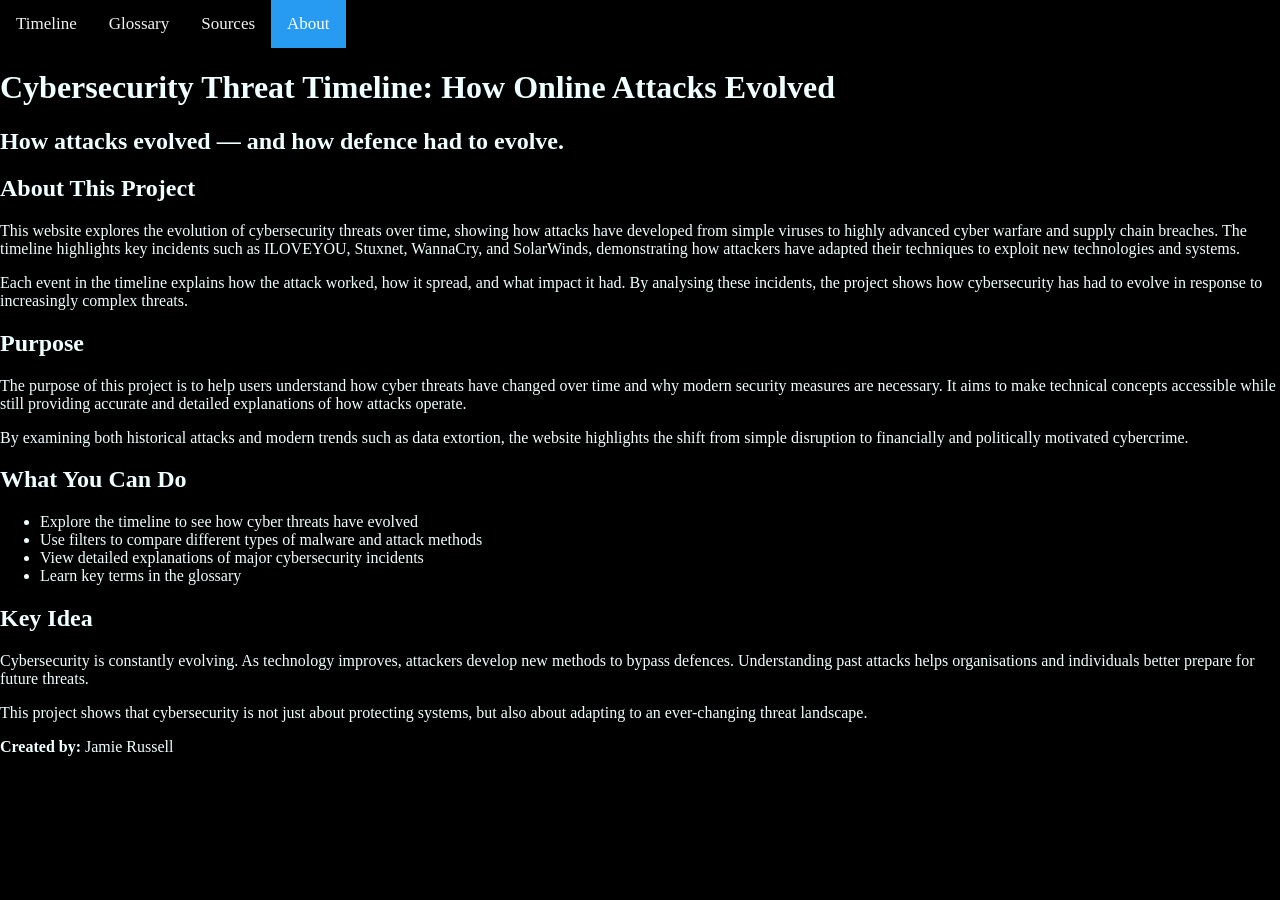
<file: index.html>
<!DOCTYPE html>
<html>
<link rel="stylesheet" href="css/style.css">

<div class="topnav">
  <a href="html/cybertimeline.html">Timeline</a>
  <a href="html/glossary.html">Glossary</a>
  <a href="html/sources.html">Sources</a>
  <a class="active" href="index.html">About</a>
</div>
    <head>
    <title>Cybersecurity Timeline by Jamie Russell</title>
    <h1>Cybersecurity Threat Timeline: How Online Attacks Evolved</h1>
    <h2>How attacks evolved — and how defence had to evolve.</h2>
    </head>
    
    <body>

<h2>About This Project</h2>

<p>
This website explores the evolution of cybersecurity threats over time, showing how attacks have developed from simple viruses to highly advanced cyber warfare and supply chain breaches.
The timeline highlights key incidents such as ILOVEYOU, Stuxnet, WannaCry, and SolarWinds, demonstrating how attackers have adapted their techniques to exploit new technologies and systems.
</p>

<p>
Each event in the timeline explains how the attack worked, how it spread, and what impact it had. By analysing these incidents, the project shows how cybersecurity has had to evolve in response to increasingly complex threats.
</p>

<h2>Purpose</h2>

<p>
The purpose of this project is to help users understand how cyber threats have changed over time and why modern security measures are necessary. 
It aims to make technical concepts accessible while still providing accurate and detailed explanations of how attacks operate.
</p>

<p>
By examining both historical attacks and modern trends such as data extortion, the website highlights the shift from simple disruption to financially and politically motivated cybercrime.
</p>

<h2>What You Can Do</h2>

<ul>
  <li>Explore the timeline to see how cyber threats have evolved</li>
  <li>Use filters to compare different types of malware and attack methods</li>
  <li>View detailed explanations of major cybersecurity incidents</li>
  <li>Learn key terms in the glossary</li>
</ul>

<h2>Key Idea</h2>

<p>
Cybersecurity is constantly evolving. As technology improves, attackers develop new methods to bypass defences. 
Understanding past attacks helps organisations and individuals better prepare for future threats.
</p>

<p>
This project shows that cybersecurity is not just about protecting systems, but also about adapting to an ever-changing threat landscape.
</p>

</body>

<p><strong>Created by:</strong> Jamie Russell</p>

</html>
</file>
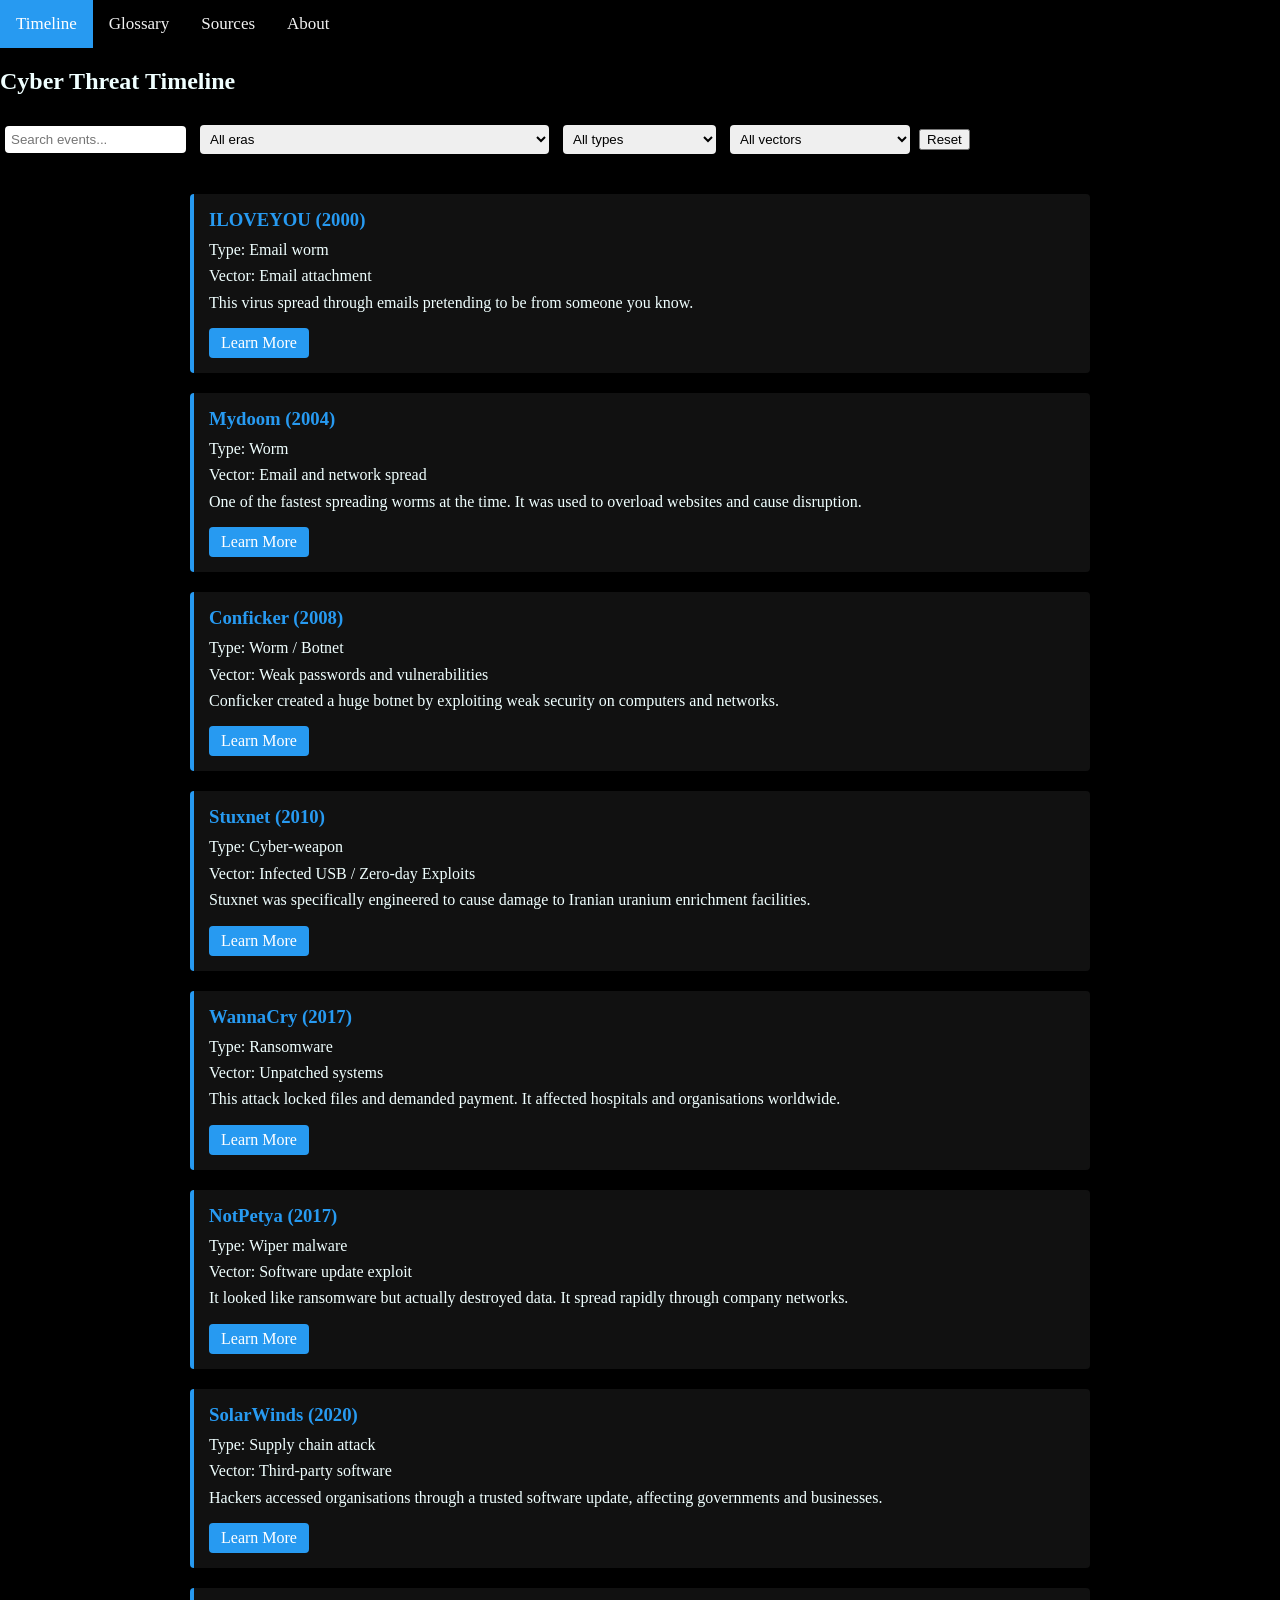
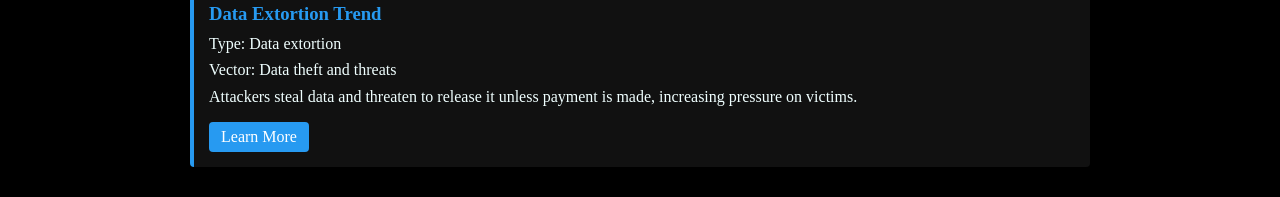
<file: html/cybertimeline.html>
<!DOCTYPE html>
<html>

<link rel="stylesheet" href="../css/style.css">


<div class="topnav">
  <a class="active" href="cybertimeline.html">Timeline</a>
  <a href="glossary.html">Glossary</a>
  <a href="sources.html">Sources</a>
  <a href="../index.html">About</a>
</div>
<h2>Cyber Threat Timeline</h2>

<input type="text" id="searchBox" placeholder="Search events...">

<select id="era">
  <option value="all">All eras</option>
  <option value="era1">Early Internet Worms & Email Outbreaks (1999-2004)</option>
  <option value="era2">Botnets & Mass Exploitation (2005-2012)</option>
  <option value="era3">Ransomware & Disruption at Scale (2013-2018)</option>
  <option value="era4">Supply Chain & Data Extortion (2019-present)</option>
</select>

<select id="type">
  <option value="all">All types</option>
  <option value="worm">Worm</option>
  <option value="ransomware">Ransomware</option>
  <option value="wiper">Wiper</option>
  <option value="supply-chain">Supply Chain Attack</option>
  <option value="cyber-weapon">Cyber Weapon</option>
  <option value="extortion">Data Extortion</option>
</select>

<select id="vector">
  <option value="all">All vectors</option>
  <option value="email">Email / Phishing</option>
  <option value="network-exploit">Network Exploit</option>
  <option value="credential">Credential Abuse</option>
  <option value="usb">Removable Media (USB)</option>
  <option value="supply-chain">Software Supply Chain</option>
  <option value="multi">Multi-vector</option>
</select>

<button onclick="resetFilters()">Reset</button>

<div id="cards">

  <!-- Era 1 -->
<div class="card" data-era="era1" data-type="worm" data-vector="email">
  <h3>ILOVEYOU (2000)</h3>
  <p>Type: Email worm</p>
  <p>Vector: Email attachment</p>
  <p>This virus spread through emails pretending to be from someone you know.</p>
 <a href="events/iloveyou.html" class="learn-btn">Learn More</a>
</div>



 <div class="card" data-era="era1" data-type="worm" data-vector="email">
    <h3>Mydoom (2004)</h3>
    <p>Type: Worm</p>
    <p>Vector: Email and network spread</p>
    <p>One of the fastest spreading worms at the time. It was used to overload websites and cause disruption.</p>
  <a href="events/mydoom.html" class="learn-btn">Learn More</a>
  </div>

  <!-- Era 2 -->
  <div class="card" data-era="era2" data-type="worm" data-vector="exploit">
    <h3>Conficker (2008)</h3>
    <p>Type: Worm / Botnet</p>
    <p>Vector: Weak passwords and vulnerabilities</p>
    <p>Conficker created a huge botnet by exploiting weak security on computers and networks.</p>
  <a href="events/conficker.html" class="learn-btn">Learn More</a>
  </div>
 
  <div class="card" data-era="era2" data-type="cyber-weapon" data-vector="usb">
    <h3>Stuxnet (2010)</h3>
    <p>Type: Cyber-weapon</p>
    <p>Vector: Infected USB / Zero-day Exploits</p>
    <p>Stuxnet was specifically engineered to cause damage to Iranian uranium enrichment facilities.</p>
  <a href="events/stuxnet.html" class="learn-btn">Learn More</a>
  </div>
  <!-- Era 3 -->
  <div class="card" data-era="era3" data-type="ransomware" data-vector="network-exploit">
    <h3>WannaCry (2017)</h3>
    <p>Type: Ransomware</p>
    <p>Vector: Unpatched systems</p>
    <p>This attack locked files and demanded payment. It affected hospitals and organisations worldwide.</p>
  <a href="events/wannacry.html" class="learn-btn">Learn More</a>
  </div>

  <div class="card" data-era="era3" data-type="wiper" data-vector="supply-chain">
    <h3>NotPetya (2017)</h3>
    <p>Type: Wiper malware</p>
    <p>Vector: Software update exploit</p>
    <p>It looked like ransomware but actually destroyed data. It spread rapidly through company networks.</p>
  <a href="events/notpetya.html" class="learn-btn">Learn More</a>
  </div>

  <!-- Era 4 -->
  <div class="card" data-era="era4" data-type="supply-chain" data-vector="supply-chain">
    <h3>SolarWinds (2020)</h3>
    <p>Type: Supply chain attack</p>
    <p>Vector: Third-party software</p>
    <p>Hackers accessed organisations through a trusted software update, affecting governments and businesses.</p>
  <a href="events/solarwinds.html" class="learn-btn">Learn More</a>
  </div>

  <div class="card" data-era="era4" data-type="extortion" data-vector="multi">
    <h3>Data Extortion Trend</h3>
    <p>Type: Data extortion</p>
    <p>Vector: Data theft and threats</p>
    <p>Attackers steal data and threaten to release it unless payment is made, increasing pressure on victims.</p>
  <a href="events/dataextortiontrend.html" class="learn-btn">Learn More</a>
  </div>

</div>
<script src="../js/timelinescript.js"></script>
</file>
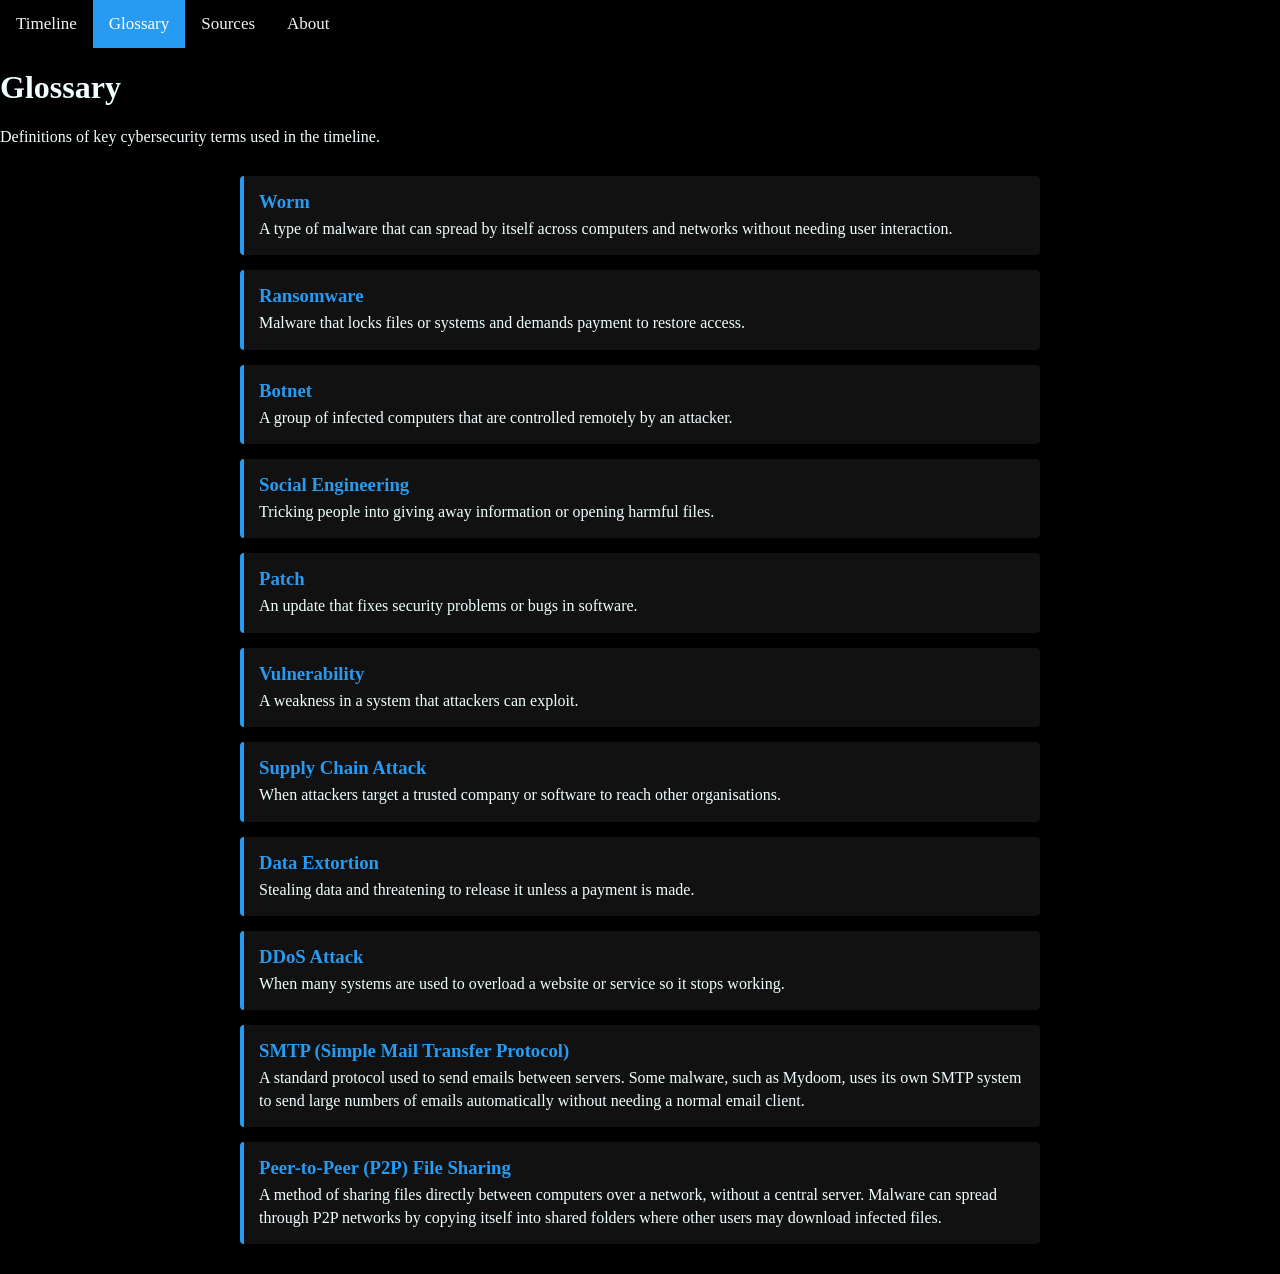
<file: html/glossary.html>
<!DOCTYPE html>
<html>

<link rel="stylesheet" href="../css/style.css">

<body>

<div class="topnav">
  <a href="cybertimeline.html">Timeline</a>
  <a class="active" href="glossary.html">Glossary</a>
  <a href="sources.html">Sources</a>
  <a href="../index.html">About</a>
</div>

<h1>Glossary</h1>
<p>Definitions of key cybersecurity terms used in the timeline.</p>

<div id="glossary">

  <div class="term">
    <h3>Worm</h3>
    <p>A type of malware that can spread by itself across computers and networks without needing user interaction.</p>
  </div>

  <div class="term">
    <h3>Ransomware</h3>
    <p>Malware that locks files or systems and demands payment to restore access.</p>
  </div>

  <div class="term">
    <h3>Botnet</h3>
    <p>A group of infected computers that are controlled remotely by an attacker.</p>
  </div>

  <div class="term">
    <h3>Social Engineering</h3>
    <p>Tricking people into giving away information or opening harmful files.</p>
  </div>

  <div class="term">
    <h3>Patch</h3>
    <p>An update that fixes security problems or bugs in software.</p>
  </div>

  <div class="term">
    <h3>Vulnerability</h3>
    <p>A weakness in a system that attackers can exploit.</p>
  </div>

  <div class="term">
    <h3>Supply Chain Attack</h3>
    <p>When attackers target a trusted company or software to reach other organisations.</p>
  </div>

  <div class="term">
    <h3>Data Extortion</h3>
    <p>Stealing data and threatening to release it unless a payment is made.</p>
  </div>

  <div class="term">
    <h3>DDoS Attack</h3>
    <p>When many systems are used to overload a website or service so it stops working.</p>
  </div>
  
<div class="term">
  <h3>SMTP (Simple Mail Transfer Protocol)</h3>
  <p>
  A standard protocol used to send emails between servers. 
  Some malware, such as Mydoom, uses its own SMTP system to send large numbers of emails automatically without needing a normal email client.
  </p>
</div>

<div class="term">
  <h3>Peer-to-Peer (P2P) File Sharing</h3>
  <p>
  A method of sharing files directly between computers over a network, without a central server. 
  Malware can spread through P2P networks by copying itself into shared folders where other users may download infected files.
  </p>
</div>


</div>
</file>
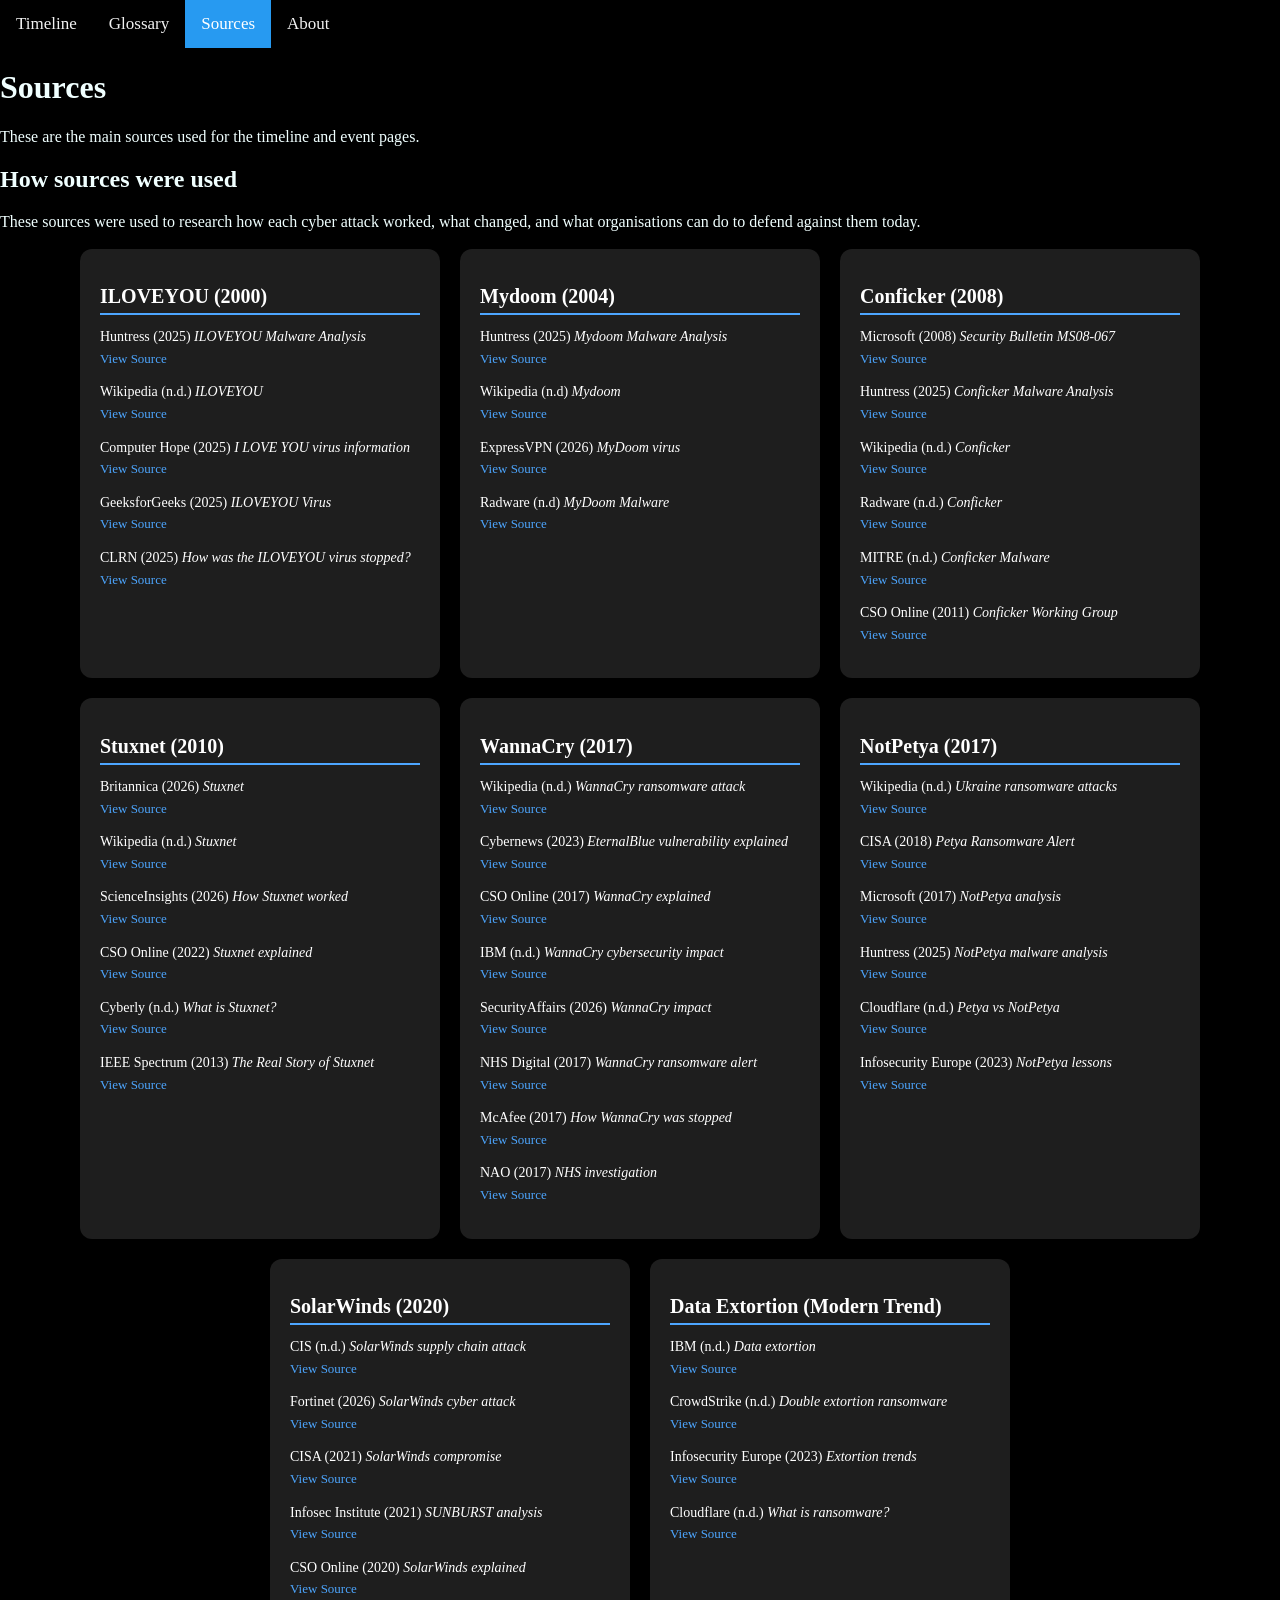
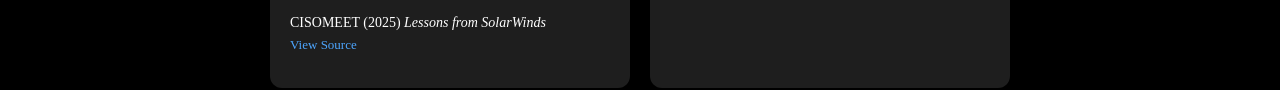
<file: html/sources.html>
<!DOCTYPE html>

<html>


<link rel="stylesheet" href="../css/style.css">

<div class="topnav">
  <a href="cybertimeline.html">Timeline</a>
  <a href="glossary.html">Glossary</a>
  <a class="active" href="sources.html">Sources</a>
  <a href="../index.html">About</a>
</div>

<h1>Sources</h1>
<p>These are the main sources used for the timeline and event pages.</p>

<h2>How sources were used</h2>
<p>
These sources were used to research how each cyber attack worked, what changed, 
and what organisations can do to defend against them today.
</p>

<div class="sources-container">

  <!-- ILOVEYOU -->
  <div class="source-card">
    <h2>ILOVEYOU (2000)</h2>
    <ul>
      <li>Huntress (2025) <i>ILOVEYOU Malware Analysis</i><br>
      <a href="https://www.huntress.com/threat-library/malware/iloveyou" target="_blank">View Source</a></li>

      <li>Wikipedia (n.d.) <i>ILOVEYOU</i><br>
      <a href="https://en.wikipedia.org/wiki/ILOVEYOU" target="_blank">View Source</a></li>

      <li>Computer Hope (2025) <i>I LOVE YOU virus information</i><br>
      <a href="https://www.computerhope.com/vinfo/iloveyou.htm" target="_blank">View Source</a></li>

      <li>GeeksforGeeks (2025) <i>ILOVEYOU Virus</i><br>
      <a href="https://www.geeksforgeeks.org/computer-networks/i-love-you-virus/" target="_blank">View Source</a></li>

      <li>CLRN (2025) <i>How was the ILOVEYOU virus stopped?</i><br>
      <a href="https://www.clrn.org/how-was-the-iloveyou-virus-stopped/" target="_blank">View Source</a></li>
    </ul>
  </div>

  <!-- Mydoom -->
  <div class="source-card">
    <h2>Mydoom (2004)</h2>
    <ul>
      <li>Huntress (2025) <i>Mydoom Malware Analysis</i><br>
      <a href="https://www.huntress.com/threat-library/malware/mydoom-malware" target="_blank">View Source</a></li>

      <li>Wikipedia (n.d) <i>Mydoom</i><br>
      <a href="https://en.wikipedia.org/wiki/Mydoom" target="_blank">View Source</a></li>

      <li>ExpressVPN (2026) <i>MyDoom virus</i><br>
      <a href="https://www.expressvpn.com/blog/mydoom-virus/" target="_blank">View Source</a></li>

      <li>Radware (n.d) <i>MyDoom Malware</i><br>
      <a href="https://www.radware.com/security/ddos-knowledge-center/ddospedia/mydoom/"target="_blank">View Source</a></li>
    </ul>
  </div>

  <!-- Conficker -->
  <div class="source-card">
    <h2>Conficker (2008)</h2>
    <ul>
      <li>Microsoft (2008) <i>Security Bulletin MS08-067</i><br>
      <a href="https://learn.microsoft.com/en-us/security-updates/securitybulletins/2008/ms08-067" target="_blank">View Source</a></li>

      <li>Huntress (2025) <i>Conficker Malware Analysis</i><br>
      <a href="https://www.huntress.com/threat-library/malware/conficker-malware" target="_blank">View Source</a></li>

      <li>Wikipedia (n.d.) <i>Conficker</i><br>
      <a href="https://en.wikipedia.org/wiki/Conficker" target="_blank">View Source</a></li>

      <li>Radware (n.d.) <i>Conficker</i><br>
      <a href="https://www.radware.com/security/ddos-knowledge-center/ddospedia/conficker/" target="_blank">View Source</a></li>

      <li>MITRE (n.d.) <i>Conficker Malware</i><br>
      <a href="https://attack.mitre.org/software/S0608/" target="_blank">View Source</a></li>

      <li>CSO Online (2011) <i>Conficker Working Group</i><br>
      <a href="https://www.csoonline.com/article/527988/malware-cybercrime-conficker-working-group-says-worm-is-stopped-but-not-gone.html" target="_blank">View Source</a></li>
    </ul>
  </div>

  <!-- Stuxnet -->
  <div class="source-card">
    <h2>Stuxnet (2010)</h2>
    <ul>
      <li>Britannica (2026) <i>Stuxnet</i><br>
      <a href="https://www.britannica.com/technology/Stuxnet" target="_blank">View Source</a></li>

      <li>Wikipedia (n.d.) <i>Stuxnet</i><br>
      <a href="https://en.wikipedia.org/wiki/Stuxnet" target="_blank">View Source</a></li>

      <li>ScienceInsights (2026) <i>How Stuxnet worked</i><br>
      <a href="https://scienceinsights.org/how-did-stuxnet-work-inside-the-worlds-first-cyberweapon/" target="_blank">View Source</a></li>

      <li>CSO Online (2022) <i>Stuxnet explained</i><br>
      <a href="https://www.csoonline.com/article/562691/stuxnet-explained-the-first-known-cyberweapon.html" target="_blank">View Source</a></li>

      <li>Cyberly (n.d.) <i>What is Stuxnet?</i><br>
      <a href="https://www.cyberly.org/en/what-is-the-stuxnet-malware-and-why-is-it-significant/index.html" target="_blank">View Source</a></li>

      <li>IEEE Spectrum (2013) <i>The Real Story of Stuxnet</i><br>
      <a href="https://spectrum.ieee.org/the-real-story-of-stuxnet" target="_blank">View Source</a></li>
    </ul>
  </div>

  <!-- WannaCry -->
  <div class="source-card">
    <h2>WannaCry (2017)</h2>
    <ul>
      <li>Wikipedia (n.d.) <i>WannaCry ransomware attack</i><br>
      <a href="https://en.wikipedia.org/wiki/WannaCry_ransomware_attack" target="_blank">View Source</a></li>

      <li>Cybernews (2023) <i>EternalBlue vulnerability explained</i><br>
      <a href="https://cybernews.com/security/eternalblue-vulnerability-exploit-explained/" target="_blank">View Source</a></li>

      <li>CSO Online (2017) <i>WannaCry explained</i><br>
      <a href="https://www.csoonline.com/article/563017/wannacry-explained-a-perfect-ransomware-storm.html" target="_blank">View Source</a></li>

      <li>IBM (n.d.) <i>WannaCry cybersecurity impact</i><br>
      <a href="https://www.ibm.com/think/x-force/wannacry-worm-ransomware-changed-cybersecurity" target="_blank">View Source</a></li>

      <li>SecurityAffairs (2026) <i>WannaCry impact</i><br>
      <a href="https://securityaffairs.com/192015/malware/wannacry-the-ransomware-attack-that-changed-the-history-of-cybersecurity.html" target="_blank">View Source</a></li>

      <li>NHS Digital (2017) <i>WannaCry ransomware alert</i><br>
      <a href="https://digital.nhs.uk/cyber-alerts/2017/cc-1411" target="_blank">View Source</a></li>

      <li>McAfee (2017) <i>How WannaCry was stopped</i><br>
      <a href="https://www.mcafee.com/blogs/internet-security/cybersecurity-researcher-stopped-wannacry-ransomware/" target="_blank">View Source</a></li>

      <li>NAO (2017) <i>NHS investigation</i><br>
      <a href="https://www.nao.org.uk/reports/investigation-wannacry-cyber-attack-and-the-nhs/" target="_blank">View Source</a></li>
    </ul>
  </div>

  <!-- NotPetya -->
  <div class="source-card">
    <h2>NotPetya (2017)</h2>
    <ul>
      <li>Wikipedia (n.d.) <i>Ukraine ransomware attacks</i><br>
      <a href="https://en.wikipedia.org/wiki/2017_Ukraine_ransomware_attacks" target="_blank">View Source</a></li>

      <li>CISA (2018) <i>Petya Ransomware Alert</i><br>
      <a href="https://www.cisa.gov/news-events/alerts/2017/07/01/petya-ransomware" target="_blank">View Source</a></li>

      <li>Microsoft (2017) <i>NotPetya analysis</i><br>
      <a href="https://www.microsoft.com/en-us/security/blog/2017/10/03/advanced-threat-analytics-security-research-network-technical-analysis-notpetya/" target="_blank">View Source</a></li>

      <li>Huntress (2025) <i>NotPetya malware analysis</i><br>
      <a href="https://www.huntress.com/threat-library/malware/notpetya/" target="_blank">View Source</a></li>

      <li>Cloudflare (n.d.) <i>Petya vs NotPetya</i><br>
      <a href="https://www.cloudflare.com/learning/security/ransomware/petya-notpetya-ransomware/" target="_blank">View Source</a></li>

      <li>Infosecurity Europe (2023) <i>NotPetya lessons</i><br>
      <a href="https://www.infosecurityeurope.com/en-gb/blog/threat-vectors/learnings-from-notpetya-cyberattack.html" target="_blank">View Source</a></li>
    </ul>
  </div>

  <!-- SolarWinds -->
  <div class="source-card">
    <h2>SolarWinds (2020)</h2>
    <ul>
      <li>CIS (n.d.) <i>SolarWinds supply chain attack</i><br>
      <a href="https://www.cisecurity.org/insights/case-study/guiding-sltts-through-the-solarwinds-supply-chain-attack" target="_blank">View Source</a></li>

      <li>Fortinet (2026) <i>SolarWinds cyber attack</i><br>
      <a href="https://www.fortinet.com/resources/cyberglossary/solarwinds-cyber-attack" target="_blank">View Source</a></li>

      <li>CISA (2021) <i>SolarWinds compromise</i><br>
      <a href="https://www.cisa.gov/eviction-strategies-tool/dialog-content/TMPL0002" target="_blank">View Source</a></li>

      <li>Infosec Institute (2021) <i>SUNBURST analysis</i><br>
      <a href="https://www.infosecinstitute.com/resources/malware-analysis/sunburst-backdoor-malware-what-it-is-how-it-works-and-how-to-prevent-it-malware-spotlight/" target="_blank">View Source</a></li>

      <li>CSO Online (2020) <i>SolarWinds explained</i><br>
      <a href="https://www.csoonline.com/article/570191/solarwinds-supply-chain-attack-explained-why-organizations-were-not-prepared.html" target="_blank">View Source</a></li>

      <li>CISOMEET (2025) <i>Lessons from SolarWinds</i><br>
      <a href="https://www.cisomeet.org/post/supply-chain-cybersecurity-risks-lessons-from-solarwinds-and-beyond" target="_blank">View Source</a></li>
    </ul>
  </div>

  <!-- Data Extortion -->
  <div class="source-card">
    <h2>Data Extortion (Modern Trend)</h2>
    <ul>
      <li>IBM (n.d.) <i>Data extortion</i><br>
      <a href="https://www.ibm.com/think/topics/data-extortion" target="_blank">View Source</a></li>

      <li>CrowdStrike (n.d.) <i>Double extortion ransomware</i><br>
      <a href="https://www.crowdstrike.com/cybersecurity-101/ransomware/double-extortion/" target="_blank">View Source</a></li>

      <li>Infosecurity Europe (2023) <i>Extortion trends</i><br>
      <a href="https://www.infosecurityeurope.com/en-gb/blog/threat-vectors/learnings-from-notpetya-cyberattack.html" target="_blank">View Source</a></li>

      <li>Cloudflare (n.d.) <i>What is ransomware?</i><br>
      <a href="https://www.cloudflare.com/learning/security/ransomware/what-is-ransomware/" target="_blank">View Source</a></li>
    </ul>
  </div>

</div>
</file>
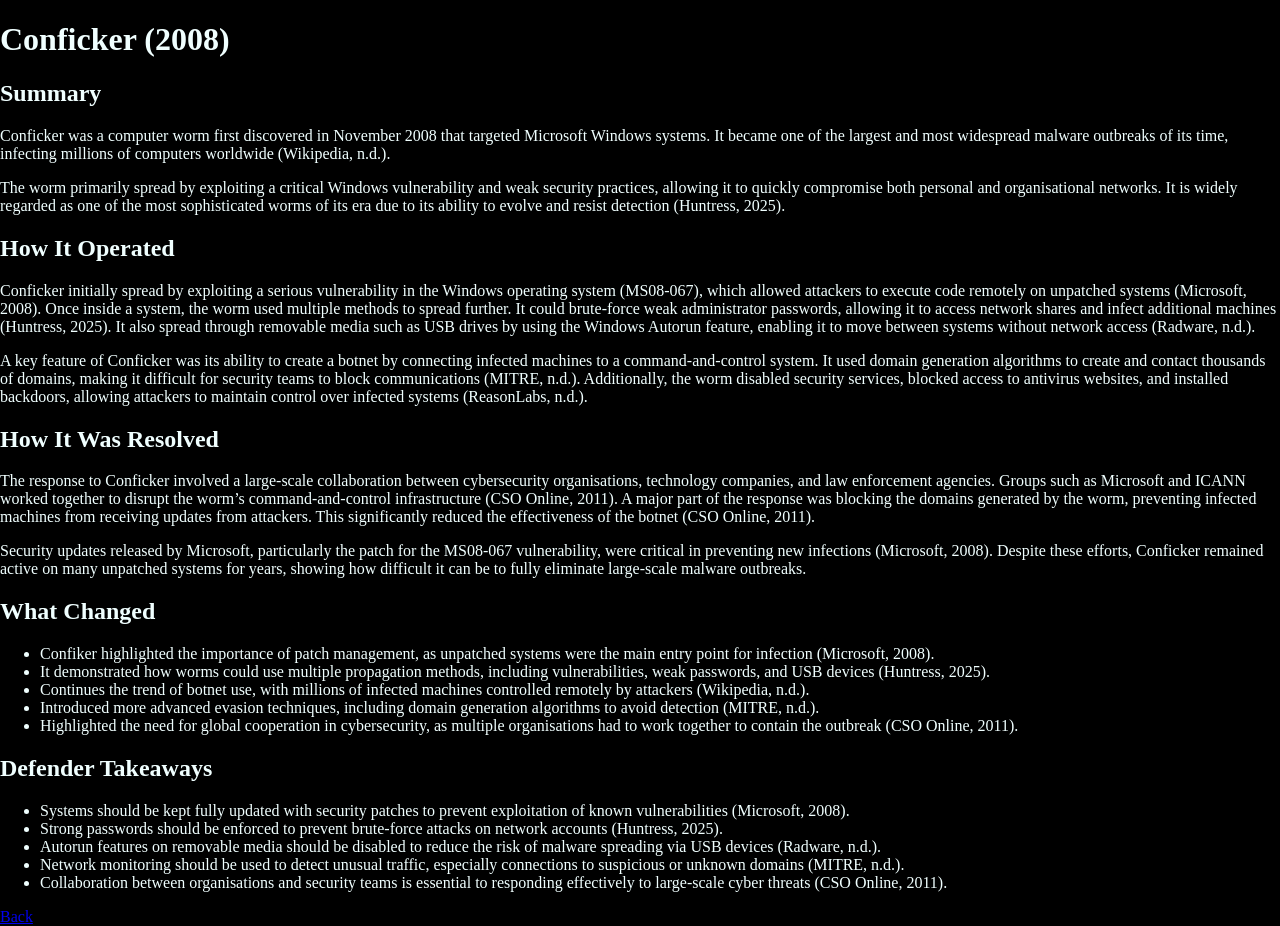
<file: html/events/conficker.html>
<!DOCTYPE html>
<html>

<link rel="stylesheet" href="../../css/style.css">

<h1>Conficker (2008)</h1>

<h2>Summary</h2>
<p>
Conficker was a computer worm first discovered in November 2008 that targeted Microsoft Windows systems. 
It became one of the largest and most widespread malware outbreaks of its time, infecting millions of computers worldwide (Wikipedia, n.d.).
</p>

<p>
The worm primarily spread by exploiting a critical Windows vulnerability and weak security practices, allowing it to quickly compromise both personal and organisational networks. 
It is widely regarded as one of the most sophisticated worms of its era due to its ability to evolve and resist detection (Huntress, 2025).
</p>

<h2>How It Operated</h2>
<p>
Conficker initially spread by exploiting a serious vulnerability in the Windows operating system (MS08-067), which allowed attackers to execute code remotely on unpatched systems (Microsoft, 2008).
Once inside a system, the worm used multiple methods to spread further. 
It could brute-force weak administrator passwords, allowing it to access network shares and infect additional machines (Huntress, 2025).
It also spread through removable media such as USB drives by using the Windows Autorun feature, enabling it to move between systems without network access (Radware, n.d.).
</p>

<p>
A key feature of Conficker was its ability to create a botnet by connecting infected machines to a command-and-control system. 
It used domain generation algorithms to create and contact thousands of domains, making it difficult for security teams to block communications (MITRE, n.d.).
Additionally, the worm disabled security services, blocked access to antivirus websites, and installed backdoors, allowing attackers to maintain control over infected systems (ReasonLabs, n.d.).
</p>

<h2>How It Was Resolved</h2>
<p>
The response to Conficker involved a large-scale collaboration between cybersecurity organisations, technology companies, and law enforcement agencies. 
Groups such as Microsoft and ICANN worked together to disrupt the worm’s command-and-control infrastructure (CSO Online, 2011).
A major part of the response was blocking the domains generated by the worm, preventing infected machines from receiving updates from attackers. 
This significantly reduced the effectiveness of the botnet (CSO Online, 2011).
</p>

<p>
Security updates released by Microsoft, particularly the patch for the MS08-067 vulnerability, were critical in preventing new infections (Microsoft, 2008).
Despite these efforts, Conficker remained active on many unpatched systems for years, showing how difficult it can be to fully eliminate large-scale malware outbreaks.
</p>

<h2>What Changed</h2>
<ul>
  <li>
  Confiker highlighted the importance of patch management, as unpatched systems were the main entry point for infection (Microsoft, 2008).
  </li>

  <li>
  It demonstrated how worms could use multiple propagation methods, including vulnerabilities, weak passwords, and USB devices (Huntress, 2025).
  </li>

  <li>
  Continues the trend of botnet use, with millions of infected machines controlled remotely by attackers (Wikipedia, n.d.).
  </li>

  <li>
  Introduced more advanced evasion techniques, including domain generation algorithms to avoid detection (MITRE, n.d.).
  </li>

  <li>
  Highlighted the need for global cooperation in cybersecurity, as multiple organisations had to work together to contain the outbreak (CSO Online, 2011).
  </li>
</ul>

<h2>Defender Takeaways</h2>
<ul>
  <li>
  Systems should be kept fully updated with security patches to prevent exploitation of known vulnerabilities (Microsoft, 2008).
  </li>

  <li>
  Strong passwords should be enforced to prevent brute-force attacks on network accounts (Huntress, 2025).
  </li>

  <li>
  Autorun features on removable media should be disabled to reduce the risk of malware spreading via USB devices (Radware, n.d.).
  </li>

  <li>
  Network monitoring should be used to detect unusual traffic, especially connections to suspicious or unknown domains (MITRE, n.d.).
  </li>

  <li>
  Collaboration between organisations and security teams is essential to responding effectively to large-scale cyber threats (CSO Online, 2011).
  </li>
</ul>

<a href="../cybertimeline.html">Back</a>

</html>
</file>
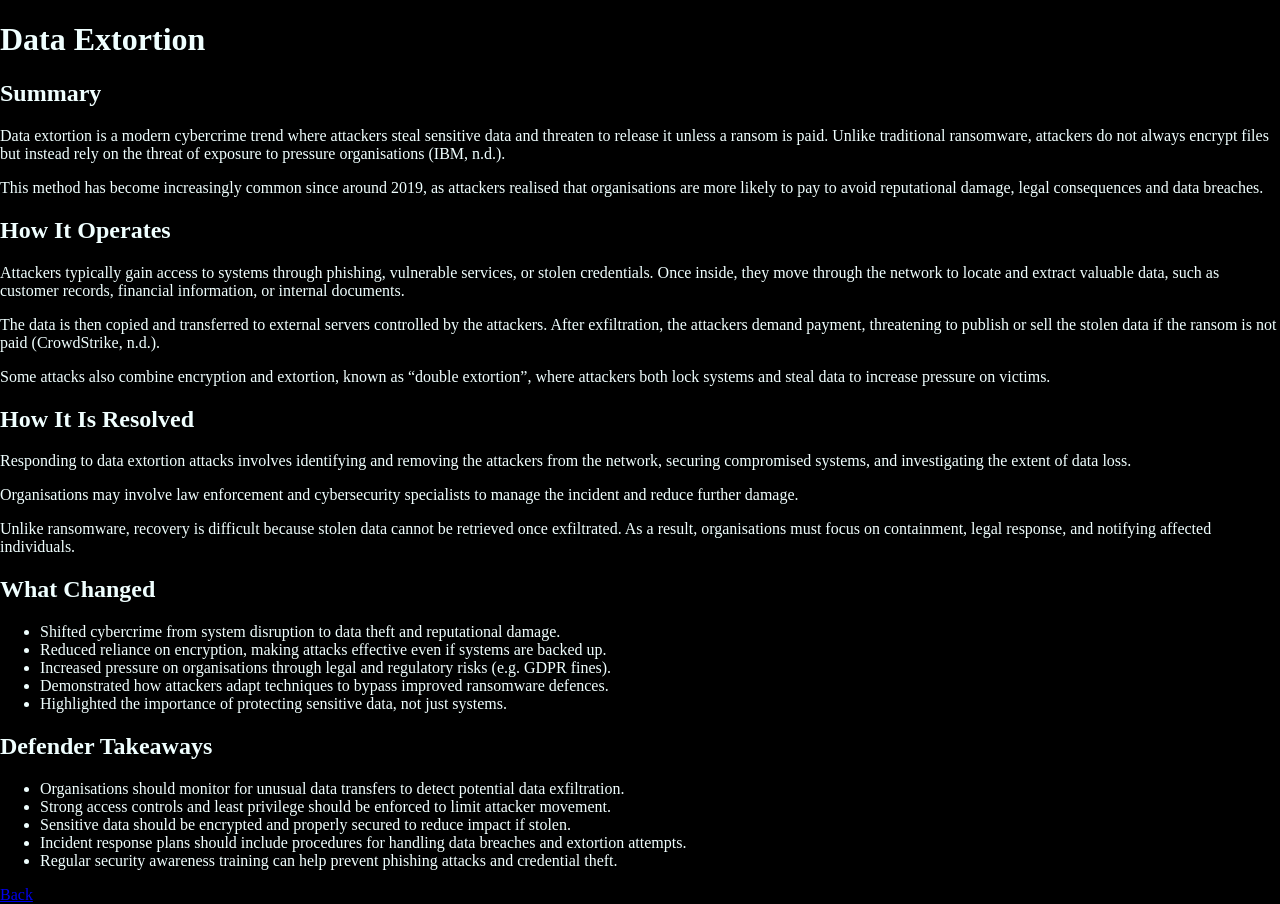
<file: html/events/dataextortiontrend.html>
<!DOCTYPE html>
<html>

<link rel="stylesheet" href="../../css/style.css">

<h1>Data Extortion</h1>


<h2>Summary</h2>
<p>
Data extortion is a modern cybercrime trend where attackers steal sensitive data and threaten to release it unless a ransom is paid. 
Unlike traditional ransomware, attackers do not always encrypt files but instead rely on the threat of exposure to pressure organisations (IBM, n.d.).
</p>

<p>
This method has become increasingly common since around 2019, as attackers realised that organisations are more likely to pay to avoid reputational damage, legal consequences and data breaches.
</p>

<h2>How It Operates</h2>
<p>
Attackers typically gain access to systems through phishing, vulnerable services, or stolen credentials. 
Once inside, they move through the network to locate and extract valuable data, such as customer records, financial information, or internal documents.
</p>

<p>
The data is then copied and transferred to external servers controlled by the attackers. 
After exfiltration, the attackers demand payment, threatening to publish or sell the stolen data if the ransom is not paid (CrowdStrike, n.d.).
</p>

<p>
Some attacks also combine encryption and extortion, known as “double extortion”, where attackers both lock systems and steal data to increase pressure on victims.
</p>

<h2>How It Is Resolved</h2>
<p>
Responding to data extortion attacks involves identifying and removing the attackers from the network, securing compromised systems, and investigating the extent of data loss.
</p>

<p>
Organisations may involve law enforcement and cybersecurity specialists to manage the incident and reduce further damage.
</p>

<p>
Unlike ransomware, recovery is difficult because stolen data cannot be retrieved once exfiltrated. 
As a result, organisations must focus on containment, legal response, and notifying affected individuals.
</p>

<h2>What Changed</h2>
<ul>
  <li>
  Shifted cybercrime from system disruption to data theft and reputational damage.
  </li>

  <li>
  Reduced reliance on encryption, making attacks effective even if systems are backed up.
  </li>

  <li>
  Increased pressure on organisations through legal and regulatory risks (e.g. GDPR fines).
  </li>

  <li>
  Demonstrated how attackers adapt techniques to bypass improved ransomware defences.
  </li>

  <li>
  Highlighted the importance of protecting sensitive data, not just systems.
  </li>
</ul>

<h2>Defender Takeaways</h2>
<ul>
  <li>
  Organisations should monitor for unusual data transfers to detect potential data exfiltration.
  </li>

  <li>
  Strong access controls and least privilege should be enforced to limit attacker movement.
  </li>

  <li>
  Sensitive data should be encrypted and properly secured to reduce impact if stolen.
  </li>

  <li>
  Incident response plans should include procedures for handling data breaches and extortion attempts.
  </li>

  <li>
  Regular security awareness training can help prevent phishing attacks and credential theft.
  </li>
</ul>

<a href="../cybertimeline.html">Back</a>
</html>
</file>
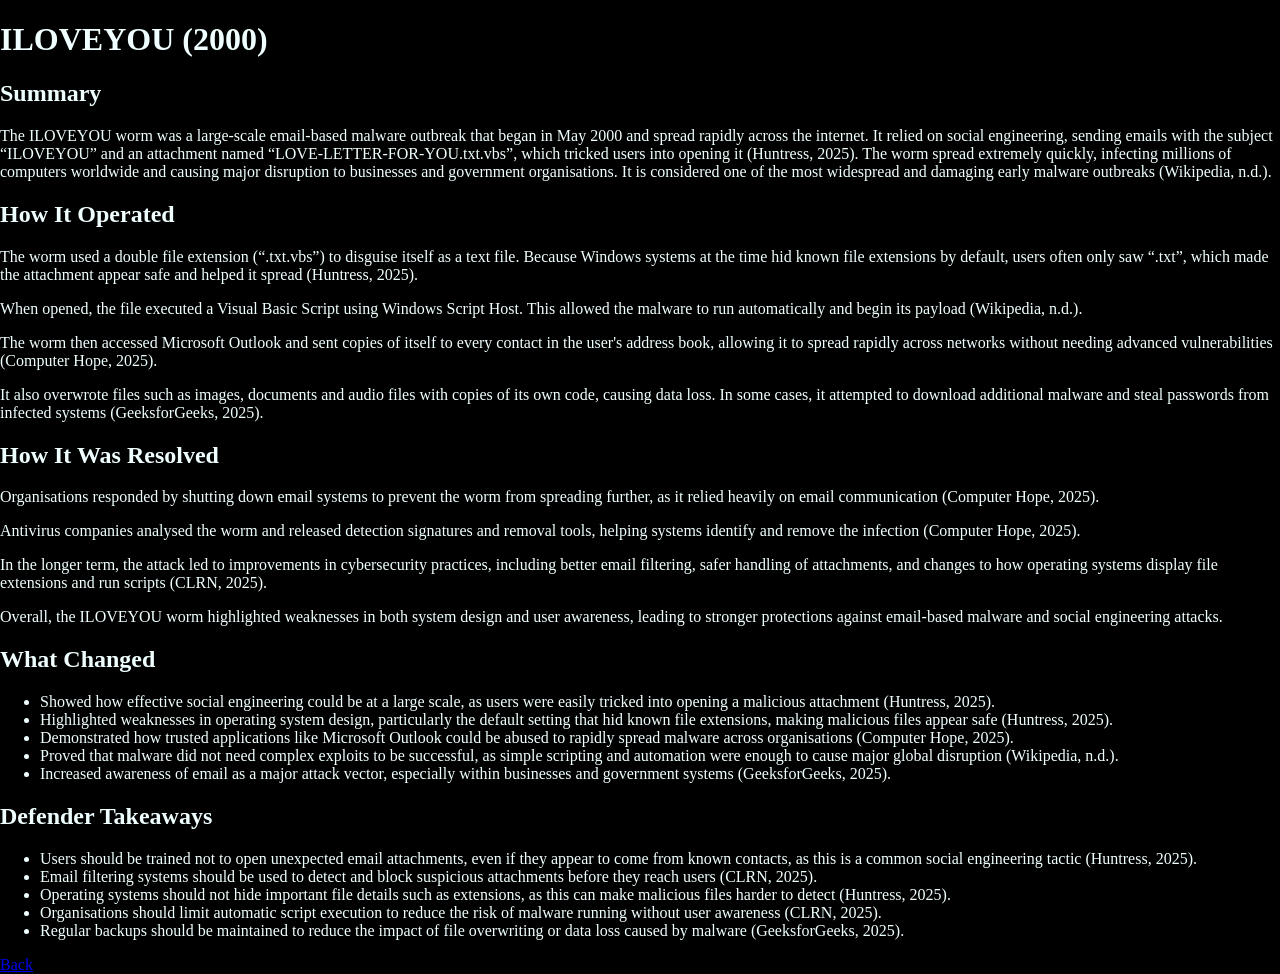
<file: html/events/iloveyou.html>
<!DOCTYPE html>
<html>
    
<link rel="stylesheet" href="../../css/style.css">

<h1>ILOVEYOU (2000)</h1>


<h2>Summary</h2>
<p>
The ILOVEYOU worm was a large-scale email-based malware outbreak that began in May 2000 and spread rapidly across the internet. 
It relied on social engineering, sending emails with the subject “ILOVEYOU” and an attachment named “LOVE-LETTER-FOR-YOU.txt.vbs”, which tricked users into opening it (Huntress, 2025).
The worm spread extremely quickly, infecting millions of computers worldwide and causing major disruption to businesses and government organisations. 
It is considered one of the most widespread and damaging early malware outbreaks (Wikipedia, n.d.).
</p>


<h2>How It Operated</h2>
<p>
The worm used a double file extension (“.txt.vbs”) to disguise itself as a text file. 
Because Windows systems at the time hid known file extensions by default, users often only saw “.txt”, which made the attachment appear safe and helped it spread (Huntress, 2025).
</p>

<p>
When opened, the file executed a Visual Basic Script using Windows Script Host. 
This allowed the malware to run automatically and begin its payload (Wikipedia, n.d.).
</p>

<p>
The worm then accessed Microsoft Outlook and sent copies of itself to every contact in the user's address book, allowing it to spread rapidly across networks without needing advanced vulnerabilities (Computer Hope, 2025).
</p>

<p>
It also overwrote files such as images, documents and audio files with copies of its own code, causing data loss. 
In some cases, it attempted to download additional malware and steal passwords from infected systems (GeeksforGeeks, 2025).
</p>

<h2>How It Was Resolved</h2>
<p>
Organisations responded by shutting down email systems to prevent the worm from spreading further, as it relied heavily on email communication (Computer Hope, 2025).
</p>

<p>
Antivirus companies analysed the worm and released detection signatures and removal tools, helping systems identify and remove the infection (Computer Hope, 2025).
</p>

<p>
In the longer term, the attack led to improvements in cybersecurity practices, including better email filtering, safer handling of attachments, and changes to how operating systems display file extensions and run scripts (CLRN, 2025).
</p>

<p>
Overall, the ILOVEYOU worm highlighted weaknesses in both system design and user awareness, leading to stronger protections against email-based malware and social engineering attacks.
</p>

<h2>What Changed</h2>

<ul>
  <li>
  Showed how effective social engineering could be at a large scale, as users were easily tricked into opening a malicious attachment (Huntress, 2025).
  </li>

  <li>
  Highlighted weaknesses in operating system design, particularly the default setting that hid known file extensions, making malicious files appear safe (Huntress, 2025).
  </li>

  <li>
  Demonstrated how trusted applications like Microsoft Outlook could be abused to rapidly spread malware across organisations (Computer Hope, 2025).
  </li>

  <li>
  Proved that malware did not need complex exploits to be successful, as simple scripting and automation were enough to cause major global disruption (Wikipedia, n.d.).
  </li>

  <li>
  Increased awareness of email as a major attack vector, especially within businesses and government systems (GeeksforGeeks, 2025).
  </li>
</ul>


<h2>Defender Takeaways</h2>
<ul>
  <li>
  Users should be trained not to open unexpected email attachments, even if they appear to come from known contacts, as this is a common social engineering tactic (Huntress, 2025).
  </li>

  <li>
  Email filtering systems should be used to detect and block suspicious attachments before they reach users (CLRN, 2025).
  </li>

  <li>
  Operating systems should not hide important file details such as extensions, as this can make malicious files harder to detect (Huntress, 2025).
  </li>

  <li>
  Organisations should limit automatic script execution to reduce the risk of malware running without user awareness (CLRN, 2025).
  </li>

  <li>
  Regular backups should be maintained to reduce the impact of file overwriting or data loss caused by malware (GeeksforGeeks, 2025).
  </li>
</ul>

<a href="../cybertimeline.html">Back</a>
</html>
</file>
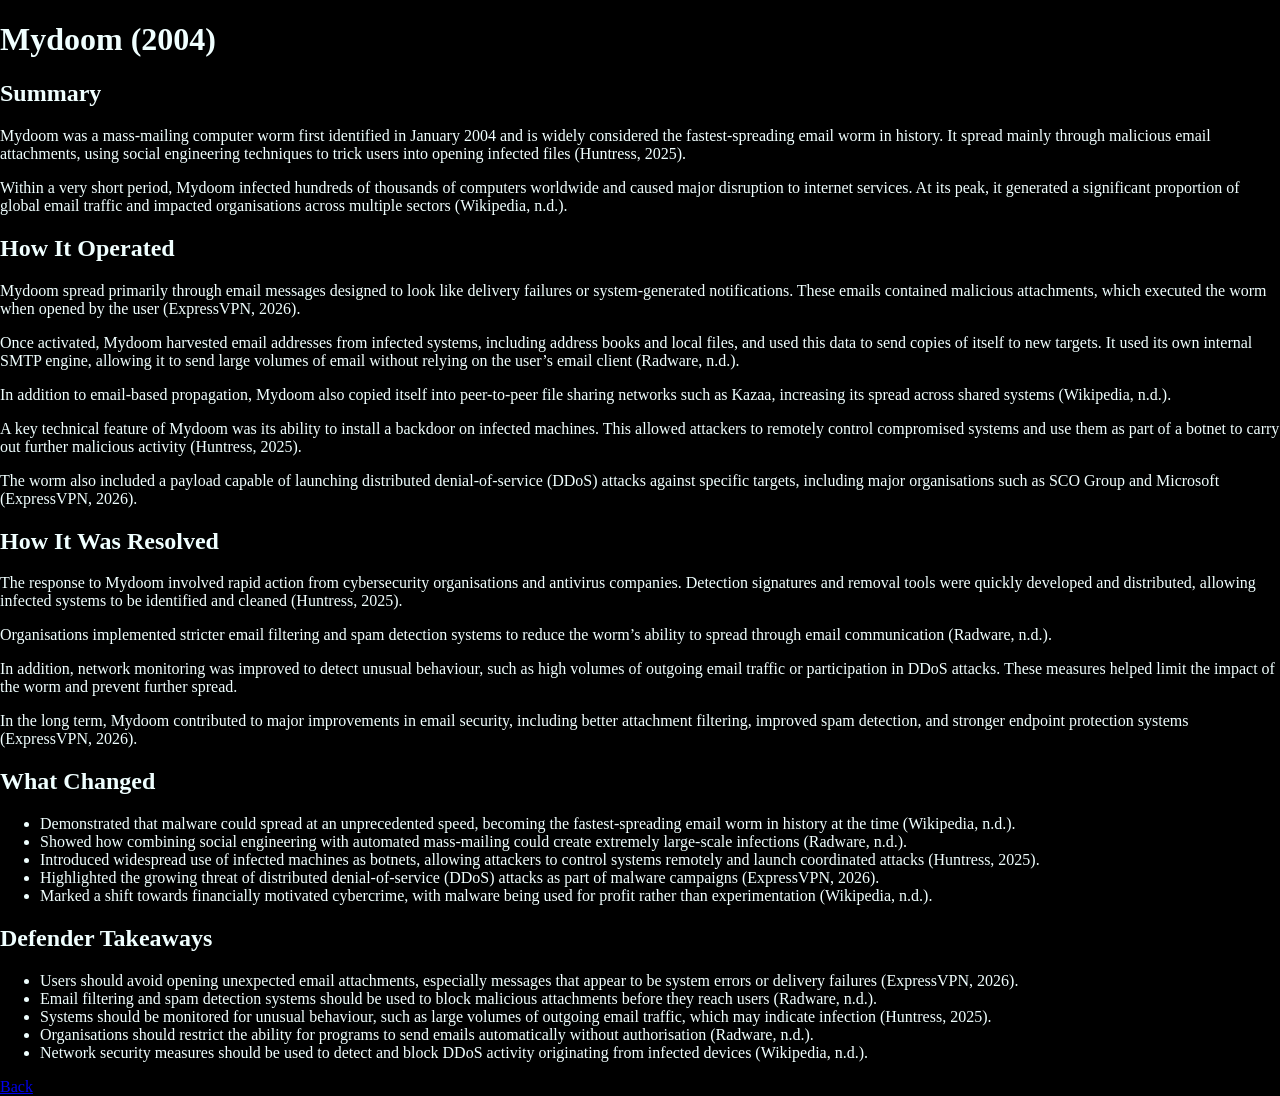
<file: html/events/mydoom.html>
<!DOCTYPE html>
<html>
    
<link rel="stylesheet" href="../../css/style.css">

<h1>Mydoom (2004)</h1>

<h2>Summary</h2>
<p>
Mydoom was a mass-mailing computer worm first identified in January 2004 and is widely considered the fastest-spreading email worm in history. 
It spread mainly through malicious email attachments, using social engineering techniques to trick users into opening infected files (Huntress, 2025).
</p>

<p>
Within a very short period, Mydoom infected hundreds of thousands of computers worldwide and caused major disruption to internet services. 
At its peak, it generated a significant proportion of global email traffic and impacted organisations across multiple sectors (Wikipedia, n.d.).
</p>

<h2>How It Operated</h2>
<p>
Mydoom spread primarily through email messages designed to look like delivery failures or system-generated notifications. 
These emails contained malicious attachments, which executed the worm when opened by the user (ExpressVPN, 2026).
</p>

<p>
Once activated, Mydoom harvested email addresses from infected systems, including address books and local files, and used this data to send copies of itself to new targets. 
It used its own internal SMTP engine, allowing it to send large volumes of email without relying on the user’s email client (Radware, n.d.).
</p>

<p>
In addition to email-based propagation, Mydoom also copied itself into peer-to-peer file sharing networks such as Kazaa, increasing its spread across shared systems (Wikipedia, n.d.).
</p>

<p>
A key technical feature of Mydoom was its ability to install a backdoor on infected machines. 
This allowed attackers to remotely control compromised systems and use them as part of a botnet to carry out further malicious activity (Huntress, 2025).
</p>

<p>
The worm also included a payload capable of launching distributed denial-of-service (DDoS) attacks against specific targets, including major organisations such as SCO Group and Microsoft (ExpressVPN, 2026).
</p>

<h2>How It Was Resolved</h2>
<p>
The response to Mydoom involved rapid action from cybersecurity organisations and antivirus companies. 
Detection signatures and removal tools were quickly developed and distributed, allowing infected systems to be identified and cleaned (Huntress, 2025).
</p>

<p>
Organisations implemented stricter email filtering and spam detection systems to reduce the worm’s ability to spread through email communication (Radware, n.d.).
</p>

<p>
In addition, network monitoring was improved to detect unusual behaviour, such as high volumes of outgoing email traffic or participation in DDoS attacks.
These measures helped limit the impact of the worm and prevent further spread.
</p>

<p>
In the long term, Mydoom contributed to major improvements in email security, including better attachment filtering, improved spam detection, and stronger endpoint protection systems (ExpressVPN, 2026).
</p>

<h2>What Changed</h2>
<ul>
  <li>
  Demonstrated that malware could spread at an unprecedented speed, becoming the fastest-spreading email worm in history at the time (Wikipedia, n.d.).
  </li>

  <li>
  Showed how combining social engineering with automated mass-mailing could create extremely large-scale infections (Radware, n.d.).
  </li>

  <li>
  Introduced widespread use of infected machines as botnets, allowing attackers to control systems remotely and launch coordinated attacks (Huntress, 2025).
  </li>

  <li>
  Highlighted the growing threat of distributed denial-of-service (DDoS) attacks as part of malware campaigns (ExpressVPN, 2026).
  </li>

  <li>
  Marked a shift towards financially motivated cybercrime, with malware being used for profit rather than experimentation (Wikipedia, n.d.).
  </li>
</ul>

<h2>Defender Takeaways</h2>
<ul>
  <li>
  Users should avoid opening unexpected email attachments, especially messages that appear to be system errors or delivery failures (ExpressVPN, 2026).
  </li>

  <li>
  Email filtering and spam detection systems should be used to block malicious attachments before they reach users (Radware, n.d.).
  </li>

  <li>
  Systems should be monitored for unusual behaviour, such as large volumes of outgoing email traffic, which may indicate infection (Huntress, 2025).
  </li>

  <li>
  Organisations should restrict the ability for programs to send emails automatically without authorisation (Radware, n.d.).
  </li>

  <li>
  Network security measures should be used to detect and block DDoS activity originating from infected devices (Wikipedia, n.d.).
  </li>
</ul>

<a href="../cybertimeline.html">Back</a>
</html>
</file>
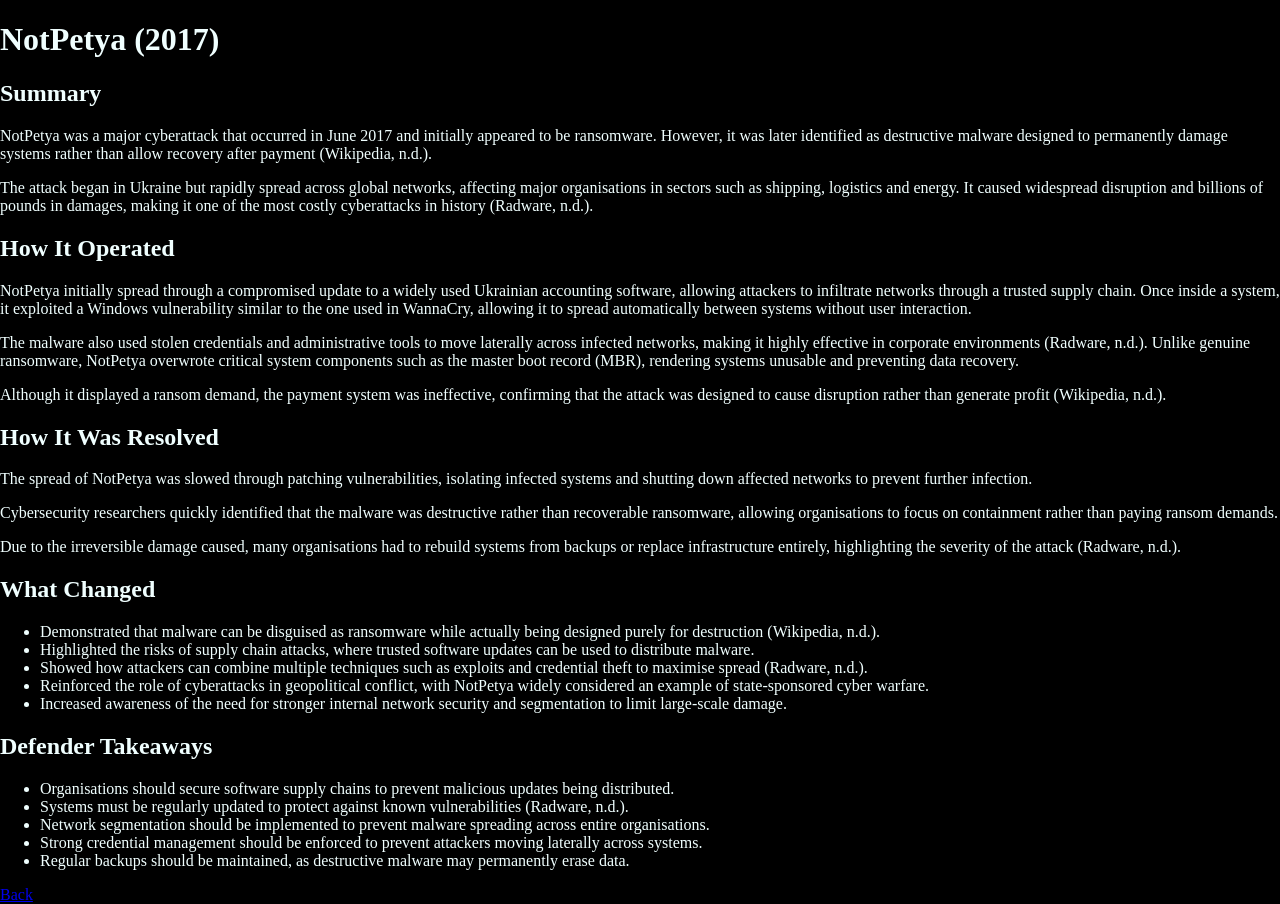
<file: html/events/notpetya.html>
<!DOCTYPE html>
<html>

<link rel="stylesheet" href="../../css/style.css">

<h1>NotPetya (2017)</h1>

<h2>Summary</h2>

<p>
NotPetya was a major cyberattack that occurred in June 2017 and initially appeared to be ransomware. 
However, it was later identified as destructive malware designed to permanently damage systems rather than allow recovery after payment (Wikipedia, n.d.).
</p>

<p>
The attack began in Ukraine but rapidly spread across global networks, affecting major organisations in sectors such as shipping, logistics and energy. 
It caused widespread disruption and billions of pounds in damages, making it one of the most costly cyberattacks in history (Radware, n.d.).
</p>

<h2>How It Operated</h2>
<p>
NotPetya initially spread through a compromised update to a widely used Ukrainian accounting software, allowing attackers to infiltrate networks through a trusted supply chain.
Once inside a system, it exploited a Windows vulnerability similar to the one used in WannaCry, allowing it to spread automatically between systems without user interaction.
</p>

<p>
The malware also used stolen credentials and administrative tools to move laterally across infected networks, making it highly effective in corporate environments (Radware, n.d.).
Unlike genuine ransomware, NotPetya overwrote critical system components such as the master boot record (MBR), rendering systems unusable and preventing data recovery.
</p>

<p>
Although it displayed a ransom demand, the payment system was ineffective, confirming that the attack was designed to cause disruption rather than generate profit (Wikipedia, n.d.).
</p>
<h2>How It Was Resolved</h2>
<p>
The spread of NotPetya was slowed through patching vulnerabilities, isolating infected systems and shutting down affected networks to prevent further infection.
</p>

<p>
Cybersecurity researchers quickly identified that the malware was destructive rather than recoverable ransomware, allowing organisations to focus on containment rather than paying ransom demands.
</p>

<p>
Due to the irreversible damage caused, many organisations had to rebuild systems from backups or replace infrastructure entirely, highlighting the severity of the attack (Radware, n.d.).
</p>

<h2>What Changed</h2>
<ul>
  <li>
  Demonstrated that malware can be disguised as ransomware while actually being designed purely for destruction (Wikipedia, n.d.).
  </li>

  <li>
  Highlighted the risks of supply chain attacks, where trusted software updates can be used to distribute malware.
  </li>

  <li>
  Showed how attackers can combine multiple techniques such as exploits and credential theft to maximise spread (Radware, n.d.).
  </li>

  <li>
  Reinforced the role of cyberattacks in geopolitical conflict, with NotPetya widely considered an example of state-sponsored cyber warfare.
  </li>

  <li>
  Increased awareness of the need for stronger internal network security and segmentation to limit large-scale damage.
  </li>
</ul>

<h2>Defender Takeaways</h2>
<ul>
  <li>
  Organisations should secure software supply chains to prevent malicious updates being distributed.
  </li>

  <li>
  Systems must be regularly updated to protect against known vulnerabilities (Radware, n.d.).
  </li>

  <li>
  Network segmentation should be implemented to prevent malware spreading across entire organisations.
  </li>

  <li>
  Strong credential management should be enforced to prevent attackers moving laterally across systems.
  </li>

  <li>
  Regular backups should be maintained, as destructive malware may permanently erase data.
  </li>
</ul>

<a href="../cybertimeline.html">Back</a>
</html>
</file>
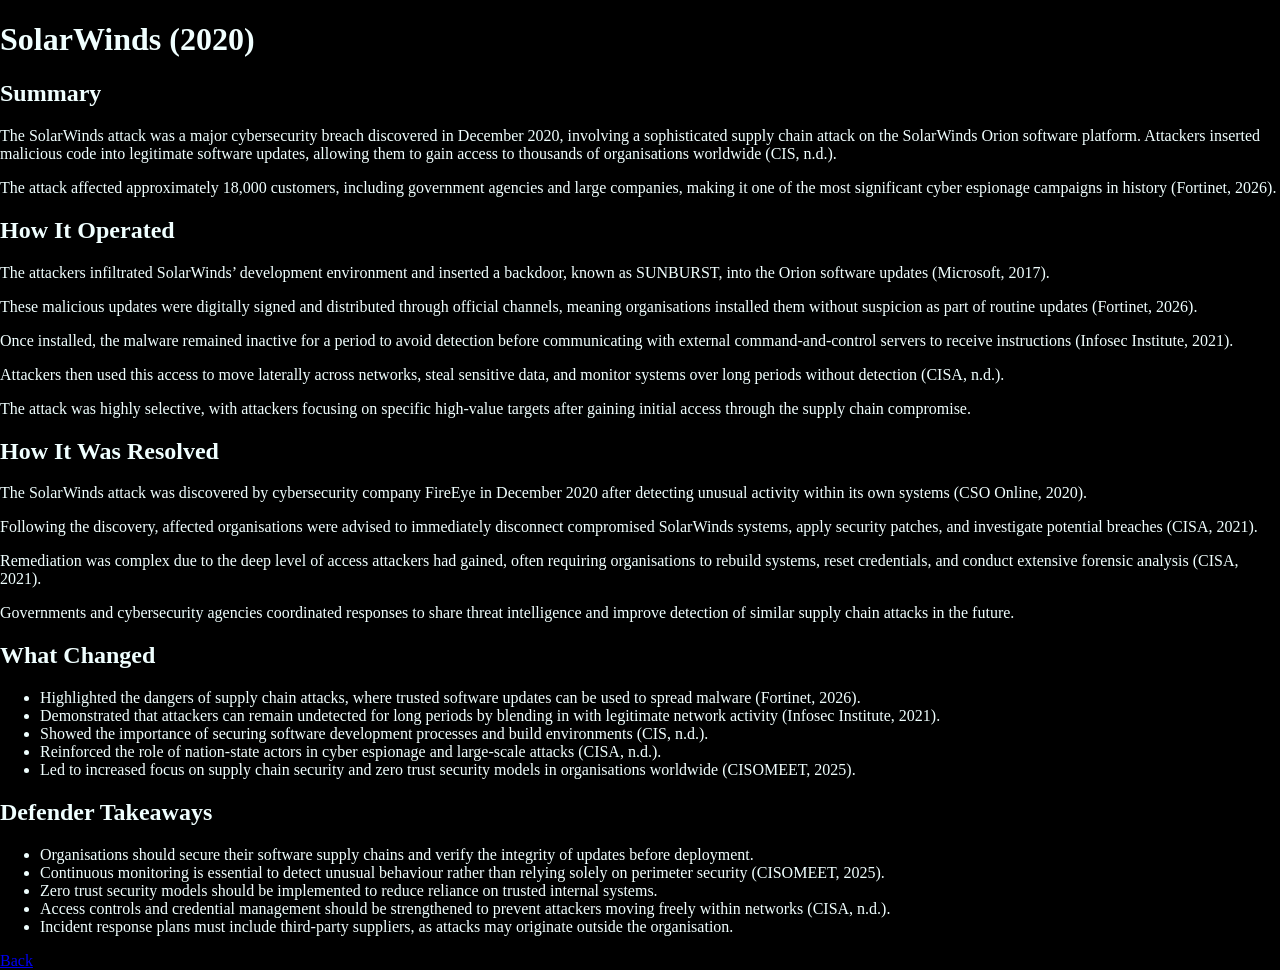
<file: html/events/solarwinds.html>
<!DOCTYPE html>
<html>

<link rel="stylesheet" href="../../css/style.css">

<h1>SolarWinds (2020)</h1>


<h2>Summary</h2>
<p>
The SolarWinds attack was a major cybersecurity breach discovered in December 2020, involving a sophisticated supply chain attack on the SolarWinds Orion software platform. 
Attackers inserted malicious code into legitimate software updates, allowing them to gain access to thousands of organisations worldwide (CIS, n.d.).
</p>

<p>
The attack affected approximately 18,000 customers, including government agencies and large companies, making it one of the most significant cyber espionage campaigns in history (Fortinet, 2026).
</p>

<h2>How It Operated</h2>
<p>
The attackers infiltrated SolarWinds’ development environment and inserted a backdoor, known as SUNBURST, into the Orion software updates (Microsoft, 2017).
</p>

<p>
These malicious updates were digitally signed and distributed through official channels, meaning organisations installed them without suspicion as part of routine updates (Fortinet, 2026).
</p>

<p>
Once installed, the malware remained inactive for a period to avoid detection before communicating with external command-and-control servers to receive instructions (Infosec Institute, 2021).
</p>

<p>
Attackers then used this access to move laterally across networks, steal sensitive data, and monitor systems over long periods without detection (CISA, n.d.).
</p>

<p>
The attack was highly selective, with attackers focusing on specific high-value targets after gaining initial access through the supply chain compromise.
</p>

<h2>How It Was Resolved</h2>
<p>
The SolarWinds attack was discovered by cybersecurity company FireEye in December 2020 after detecting unusual activity within its own systems (CSO Online, 2020).
</p>

<p>
Following the discovery, affected organisations were advised to immediately disconnect compromised SolarWinds systems, apply security patches, and investigate potential breaches (CISA, 2021).
</p>

<p>
Remediation was complex due to the deep level of access attackers had gained, often requiring organisations to rebuild systems, reset credentials, and conduct extensive forensic analysis (CISA, 2021).
</p>

<p>
Governments and cybersecurity agencies coordinated responses to share threat intelligence and improve detection of similar supply chain attacks in the future.
</p>

<h2>What Changed</h2>
<ul>
  <li>
  Highlighted the dangers of supply chain attacks, where trusted software updates can be used to spread malware (Fortinet, 2026).
  </li>

  <li>
  Demonstrated that attackers can remain undetected for long periods by blending in with legitimate network activity (Infosec Institute, 2021).
  </li>

  <li>
  Showed the importance of securing software development processes and build environments (CIS, n.d.).
  </li>

  <li>
  Reinforced the role of nation-state actors in cyber espionage and large-scale attacks (CISA, n.d.).
  </li>

  <li>
  Led to increased focus on supply chain security and zero trust security models in organisations worldwide (CISOMEET, 2025).
  </li>
</ul>

<h2>Defender Takeaways</h2>
<ul>
  <li>
  Organisations should secure their software supply chains and verify the integrity of updates before deployment.
  </li>

  <li>
  Continuous monitoring is essential to detect unusual behaviour rather than relying solely on perimeter security (CISOMEET, 2025).
  </li>

  <li>
  Zero trust security models should be implemented to reduce reliance on trusted internal systems.
  </li>

  <li>
  Access controls and credential management should be strengthened to prevent attackers moving freely within networks (CISA, n.d.).
  </li>

  <li>
  Incident response plans must include third-party suppliers, as attacks may originate outside the organisation.
  </li>
</ul>

<a href="../cybertimeline.html">Back</a>
</html>
</file>
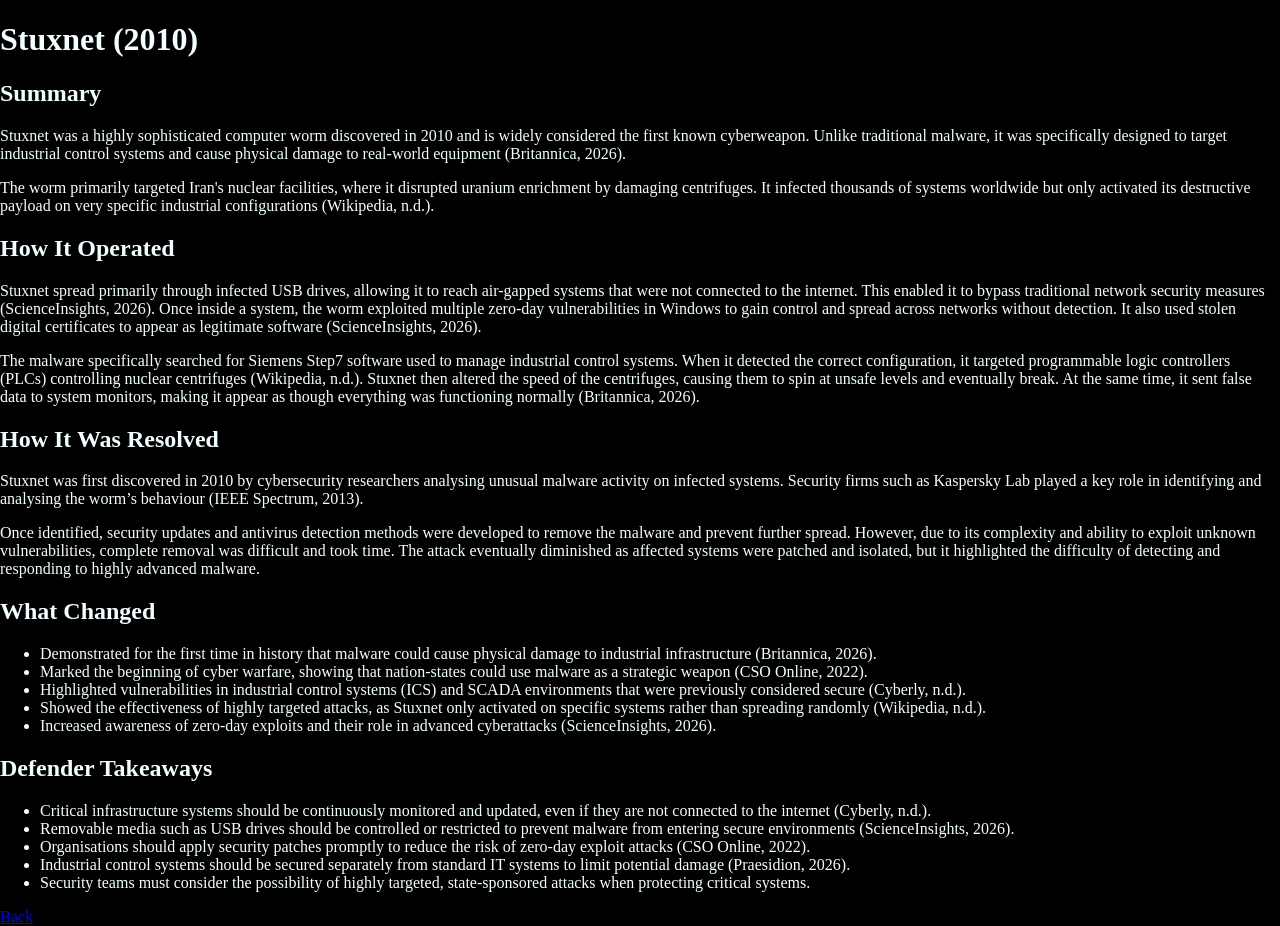
<file: html/events/stuxnet.html>
<!DOCTYPE html>
<html>

<link rel="stylesheet" href="../../css/style.css">

<h1>Stuxnet (2010)</h1>

<h2>Summary</h2>
<p>
Stuxnet was a highly sophisticated computer worm discovered in 2010 and is widely considered the first known cyberweapon. 
Unlike traditional malware, it was specifically designed to target industrial control systems and cause physical damage to real-world equipment (Britannica, 2026).
</p>

<p>
The worm primarily targeted Iran's nuclear facilities, where it disrupted uranium enrichment by damaging centrifuges. 
It infected thousands of systems worldwide but only activated its destructive payload on very specific industrial configurations (Wikipedia, n.d.).
</p>

<h2>How It Operated</h2>
<p>
Stuxnet spread primarily through infected USB drives, allowing it to reach air-gapped systems that were not connected to the internet. 
This enabled it to bypass traditional network security measures (ScienceInsights, 2026).
Once inside a system, the worm exploited multiple zero-day vulnerabilities in Windows to gain control and spread across networks without detection. 
It also used stolen digital certificates to appear as legitimate software (ScienceInsights, 2026).
</p>

<p>
The malware specifically searched for Siemens Step7 software used to manage industrial control systems. 
When it detected the correct configuration, it targeted programmable logic controllers (PLCs) controlling nuclear centrifuges (Wikipedia, n.d.).
Stuxnet then altered the speed of the centrifuges, causing them to spin at unsafe levels and eventually break. 
At the same time, it sent false data to system monitors, making it appear as though everything was functioning normally (Britannica, 2026).
</p>

<h2>How It Was Resolved</h2>
<p>
Stuxnet was first discovered in 2010 by cybersecurity researchers analysing unusual malware activity on infected systems. 
Security firms such as Kaspersky Lab played a key role in identifying and analysing the worm’s behaviour (IEEE Spectrum, 2013).
</p>

Once identified, security updates and antivirus detection methods were developed to remove the malware and prevent further spread.
However, due to its complexity and ability to exploit unknown vulnerabilities, complete removal was difficult and took time.
The attack eventually diminished as affected systems were patched and isolated, but it highlighted the difficulty of detecting and responding to highly advanced malware.
</p>

<h2>What Changed</h2>
<ul>
  <li>
  Demonstrated for the first time in history that malware could cause physical damage to industrial infrastructure (Britannica, 2026).
  </li>

  <li>
  Marked the beginning of cyber warfare, showing that nation-states could use malware as a strategic weapon (CSO Online, 2022).
  </li>

  <li>
  Highlighted vulnerabilities in industrial control systems (ICS) and SCADA environments that were previously considered secure (Cyberly, n.d.).
  </li>

  <li>
  Showed the effectiveness of highly targeted attacks, as Stuxnet only activated on specific systems rather than spreading randomly (Wikipedia, n.d.).
  </li>

  <li>
  Increased awareness of zero-day exploits and their role in advanced cyberattacks (ScienceInsights, 2026).
  </li>
</ul>

<h2>Defender Takeaways</h2>
<ul>
  <li>
  Critical infrastructure systems should be continuously monitored and updated, even if they are not connected to the internet (Cyberly, n.d.).
  </li>

  <li>
  Removable media such as USB drives should be controlled or restricted to prevent malware from entering secure environments (ScienceInsights, 2026).
  </li>

  <li>
  Organisations should apply security patches promptly to reduce the risk of zero-day exploit attacks (CSO Online, 2022).
  </li>

  <li>
  Industrial control systems should be secured separately from standard IT systems to limit potential damage (Praesidion, 2026).
  </li>

  <li>
  Security teams must consider the possibility of highly targeted, state-sponsored attacks when protecting critical systems.
  </li>
</ul>

<a href="../cybertimeline.html">Back</a>
</html>
</file>
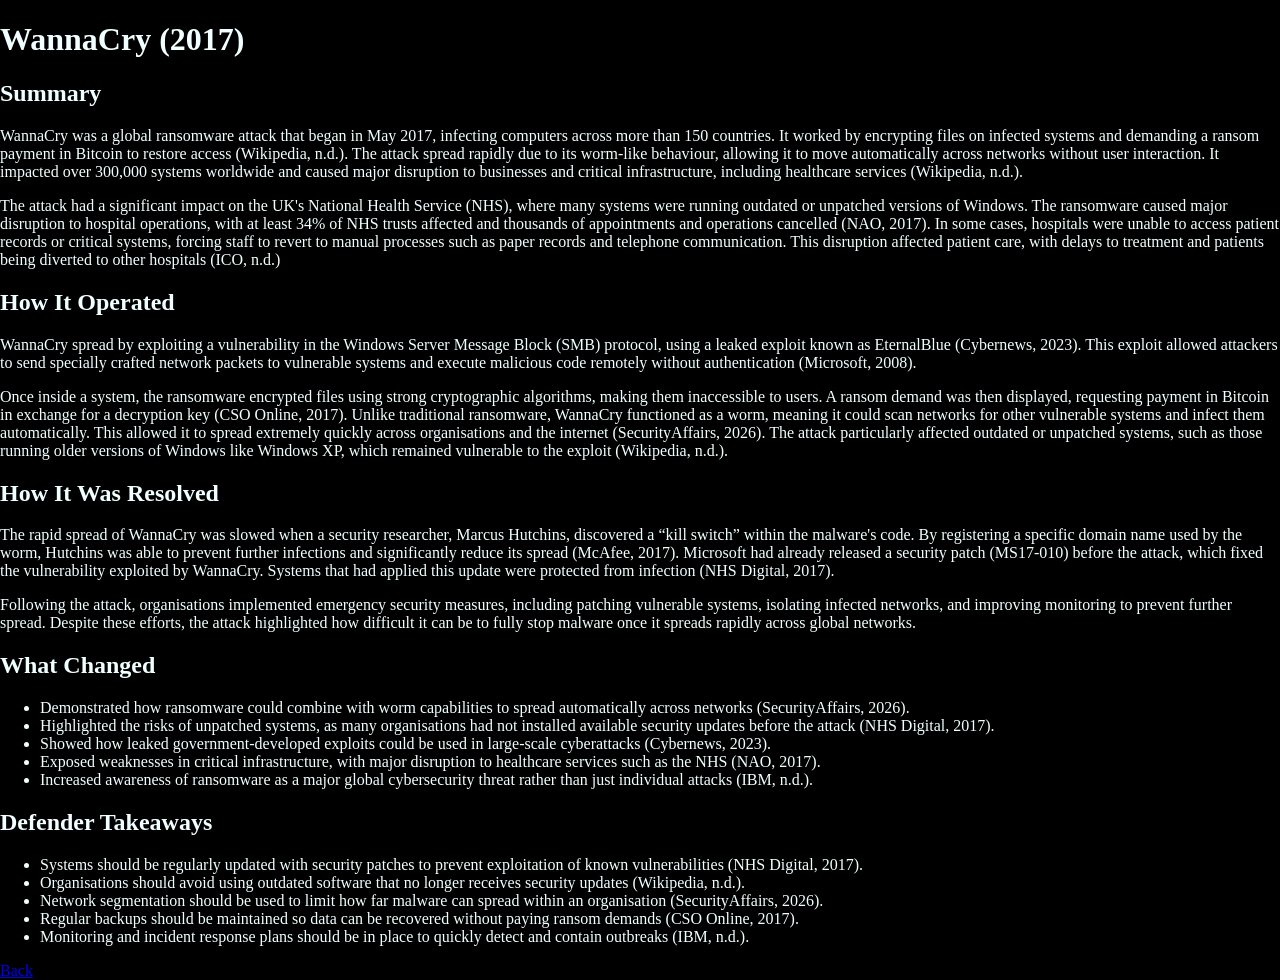
<file: html/events/wannacry.html>
<!DOCTYPE html>
<html>

<link rel="stylesheet" href="../../css/style.css">

<h1>WannaCry (2017)</h1>

<h2>Summary</h2>
<p>
WannaCry was a global ransomware attack that began in May 2017, infecting computers across more than 150 countries. 
It worked by encrypting files on infected systems and demanding a ransom payment in Bitcoin to restore access (Wikipedia, n.d.).
The attack spread rapidly due to its worm-like behaviour, allowing it to move automatically across networks without user interaction. 
It impacted over 300,000 systems worldwide and caused major disruption to businesses and critical infrastructure, including healthcare services (Wikipedia, n.d.).
</p>

<p>
The attack had a significant impact on the UK's National Health Service (NHS), where many systems were running outdated or unpatched versions of Windows. 
The ransomware caused major disruption to hospital operations, with at least 34% of NHS trusts affected and thousands of appointments and operations cancelled (NAO, 2017).
In some cases, hospitals were unable to access patient records or critical systems, forcing staff to revert to manual processes such as paper records and telephone communication. 
This disruption affected patient care, with delays to treatment and patients being diverted to other hospitals (ICO, n.d.)


</p>

<h2>How It Operated</h2>
<p>
WannaCry spread by exploiting a vulnerability in the Windows Server Message Block (SMB) protocol, using a leaked exploit known as EternalBlue (Cybernews, 2023).
This exploit allowed attackers to send specially crafted network packets to vulnerable systems and execute malicious code remotely without authentication (Microsoft, 2008).
</p>

<p>
Once inside a system, the ransomware encrypted files using strong cryptographic algorithms, making them inaccessible to users. 
A ransom demand was then displayed, requesting payment in Bitcoin in exchange for a decryption key (CSO Online, 2017).
Unlike traditional ransomware, WannaCry functioned as a worm, meaning it could scan networks for other vulnerable systems and infect them automatically. 
This allowed it to spread extremely quickly across organisations and the internet (SecurityAffairs, 2026).
The attack particularly affected outdated or unpatched systems, such as those running older versions of Windows like Windows XP, which remained vulnerable to the exploit (Wikipedia, n.d.).
</p>

<h2>How It Was Resolved</h2>
<p>
The rapid spread of WannaCry was slowed when a security researcher, Marcus Hutchins, discovered a “kill switch” within the malware's code. 
By registering a specific domain name used by the worm, Hutchins was able to prevent further infections and significantly reduce its spread (McAfee, 2017).
Microsoft had already released a security patch (MS17-010) before the attack, which fixed the vulnerability exploited by WannaCry. 
Systems that had applied this update were protected from infection (NHS Digital, 2017).
</p>

<p>
Following the attack, organisations implemented emergency security measures, including patching vulnerable systems, isolating infected networks, and improving monitoring to prevent further spread.
Despite these efforts, the attack highlighted how difficult it can be to fully stop malware once it spreads rapidly across global networks.
</p>

<h2>What Changed</h2>
<ul>
  <li>
  Demonstrated how ransomware could combine with worm capabilities to spread automatically across networks (SecurityAffairs, 2026).
  </li>

  <li>
  Highlighted the risks of unpatched systems, as many organisations had not installed available security updates before the attack (NHS Digital, 2017).
  </li>

  <li>
  Showed how leaked government-developed exploits could be used in large-scale cyberattacks (Cybernews, 2023).
  </li>

  <li>
  Exposed weaknesses in critical infrastructure, with major disruption to healthcare services such as the NHS (NAO, 2017).
  </li>

  <li>
  Increased awareness of ransomware as a major global cybersecurity threat rather than just individual attacks (IBM, n.d.).
  </li>
</ul>
<h2>Defender Takeaways</h2>
<ul>
  <li>
  Systems should be regularly updated with security patches to prevent exploitation of known vulnerabilities (NHS Digital, 2017).
  </li>

  <li>
  Organisations should avoid using outdated software that no longer receives security updates (Wikipedia, n.d.).
  </li>

  <li>
  Network segmentation should be used to limit how far malware can spread within an organisation (SecurityAffairs, 2026).
  </li>

  <li>
  Regular backups should be maintained so data can be recovered without paying ransom demands (CSO Online, 2017).
  </li>

  <li>
  Monitoring and incident response plans should be in place to quickly detect and contain outbreaks (IBM, n.d.).
  </li>
</ul>

<a href="../cybertimeline.html">Back</a>
</html>
</file>
<file: css/style.css>
/* Main styling for all pages (colours, elements etc) */
.topnav {
  background-color: #000000;
  overflow: hidden;
}

.topnav a {
  float: left;
  color: #f2f2f2;
  text-align: center;
  padding: 14px 16px;
  text-decoration: none;
  font-size: 17px;
}

.topnav a:hover {
  background-color: #ddd;
  color: black;
}

.topnav a.active {
  background-color: #279AF1;
  color: white;
}

/* background + text */
body {
  margin: 0px;
  color: azure;
  background-color: black;
}

/* Styling for timeline cards and page */

/* container for all cards */
#cards {
  max-width: 900px;
  margin: 30px auto;
}

/* each card (main timeline box) */
.card {
  background-color: #111;
  padding: 15px; /* adds space inside */
  margin-bottom: 20px; /* space between cards */
  border-left: 4px solid #279AF1; /* blue line */
  border-radius: 4px;
  transition: 0.2s; /* makes hover smooth */
}

/* slight zoom + colour change on hover */
.card:hover {
  background-color: #1a1a1a;
  transform: scale(1.02);
}

/* title inside card */
.card h3 {
  margin: 0 0 8px 0;
  color: #279AF1;
}

/* text inside card */
.card p {
  margin: 4px 0;
  line-height: 1.4;
}

/* learn more button */
.learn-btn {
  display: inline-block;
  margin-top: 10px;
  padding: 6px 12px;
  background-color: #279AF1;
  color: white;
  text-decoration: none;
  border-radius: 4px;
}

/* button hover */
.learn-btn:hover {
  background-color: #1f7ed6;
}


/* search + dropdown filters */
#searchBox, select {
  margin: 10px 5px;
  padding: 6px;
  border-radius: 4px;
  border: none;
}

/* Styling for Sources page */

.source {
  margin-bottom: 20px;
  padding: 10px;
  border-bottom: 1px solid white;
}

.source h3 {
  color: #279AF1;
}

/* improve readability of source text */
.source p {
  margin: 0;
  line-height: 1.6;
}

/* source links */
.source a {
  color: #279AF1;
  text-decoration: none;
}

.source a:hover {
  text-decoration: underline;
}

/* Styling for Glossary page */

/* glossary container (keeps it centred) */
#glossary {
  max-width: 800px;
  margin: 30px auto;
}

/* each glossary term box */
.term {
  background-color: #111;
  padding: 15px;
  margin-bottom: 15px;
  border-left: 4px solid #279AF1;
  border-radius: 4px;
  transition: 0.2s;
}

/* hover effect like timeline cards */
.term:hover {
  background-color: #1a1a1a;
  transform: scale(1.02);
}

/* term title */
.term h3 {
  margin: 0 0 5px 0;
  color: #279AF1;
}

/* term text */
.term p {
  margin: 0;
  line-height: 1.4;
}

/* glossary search box */
#searchGlossary {
  display: block;
  margin: 20px auto;
  padding: 8px;
  width: 250px;
  border: none;
  border-radius: 4px;
} 
/* Container for all source cards */
.sources-container {
  display: flex;
  flex-wrap: wrap;
  justify-content: center;
  gap: 20px;
  padding: 2px;
}

/* Individual source card */
.source-card {
  background-color: #1e1e1e;
  color: white;
  border-radius: 12px;
  padding: 20px;
  width: 320px;
  box-shadow: 0 4px 10px rgba(0, 0, 0, 0.5);
  transition: transform 0.2s ease, box-shadow 0.2s ease;
}

/* Hover effect (matches timeline feel) */
.source-card:hover {
  transform: translateY(-5px) scale(1.02);
  box-shadow: 0 8px 20px rgba(0, 0, 0, 0.7);
}

/* Card headings */
.source-card h2 {
  margin-bottom: 12px;
  font-size: 20px;
  border-bottom: 2px solid #4da6ff;
  padding-bottom: 5px;
}

/* List style */
.source-card ul {
  list-style-type: none;
  padding: 0;
  margin: 0;
}

/* Individual source items */
.source-card li {
  margin-bottom: 14px;
  font-size: 14px;
  line-height: 1.4;
}

/* Links */
.source-card a {
  color: #4da6ff;
  font-size: 13px;
  text-decoration: none;
  display: inline-block;
  margin-top: 3px;
}

/* Link hover */
.source-card a:hover {
  text-decoration: underline;
  color: #80c1ff;
}

/* Optional: make titles slightly glow on hover */
.source-card:hover h2 {
  color: #80c1ff;
}
</file>
